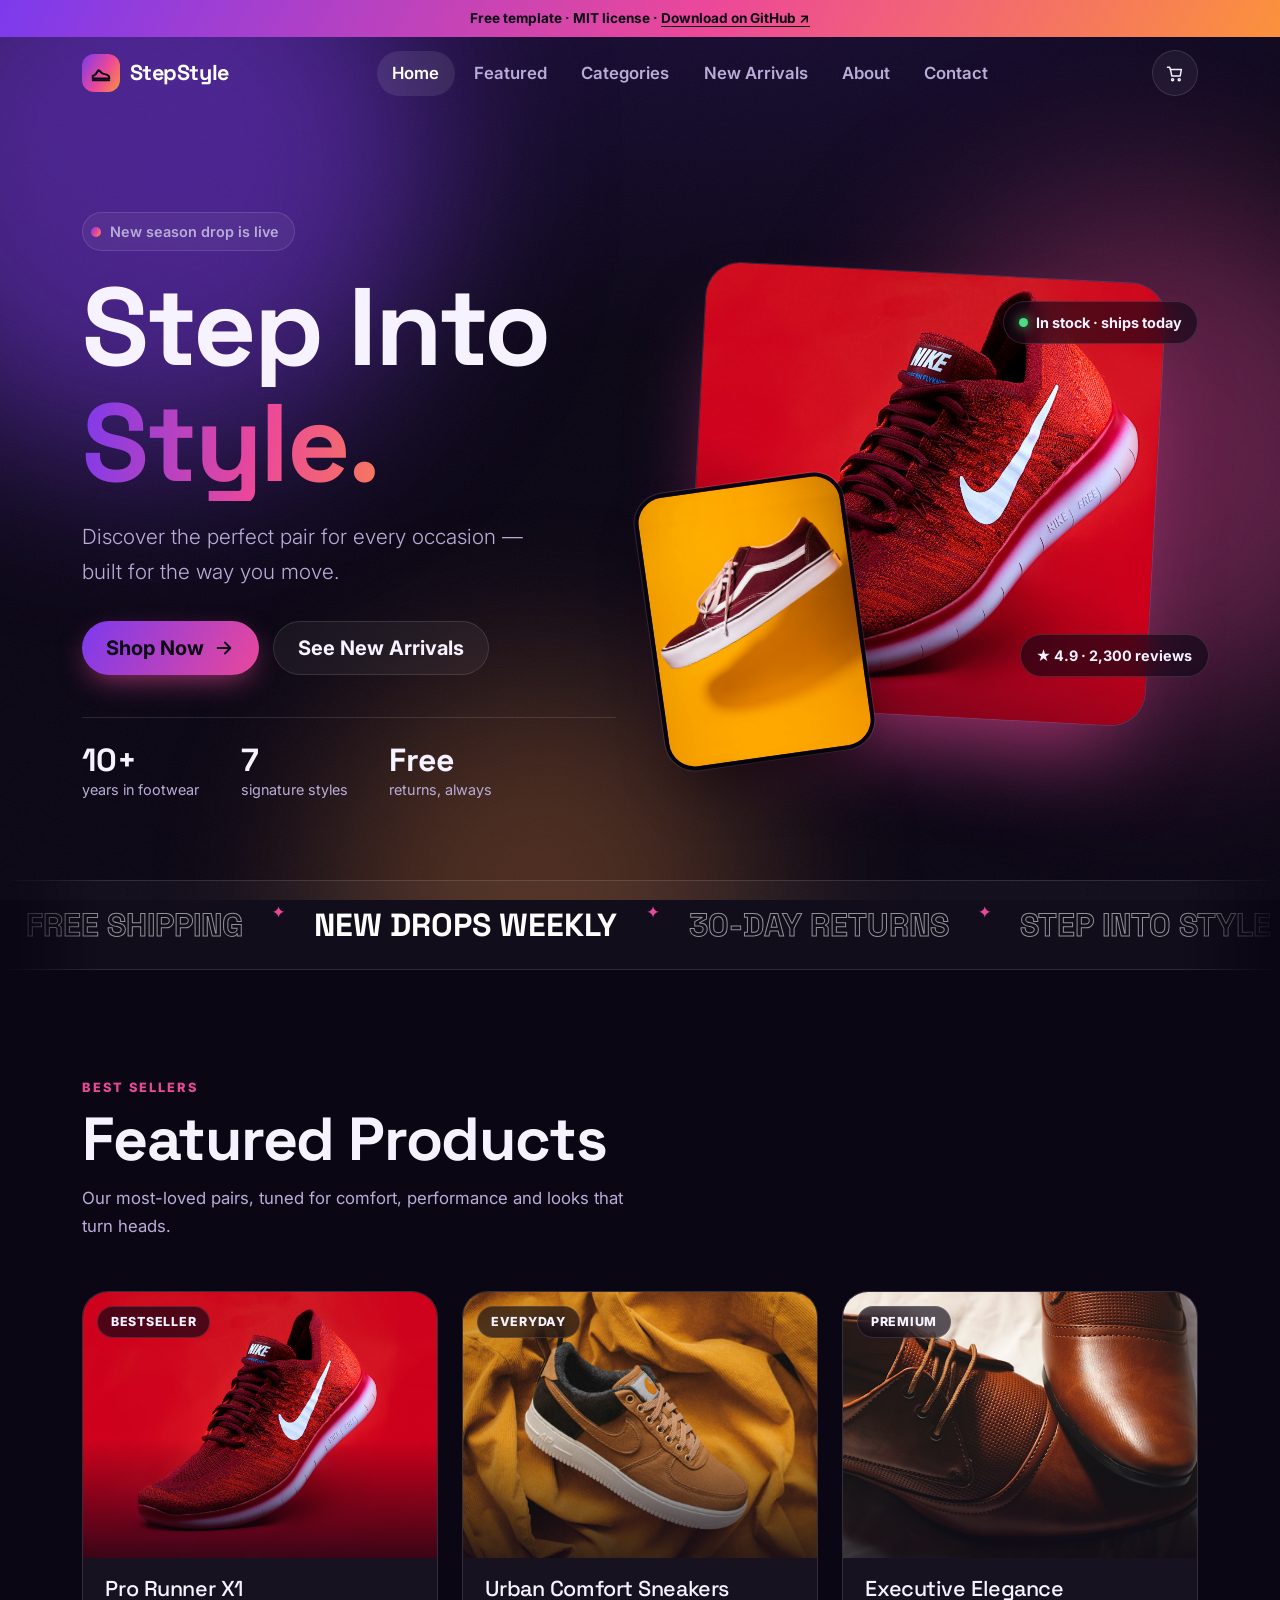
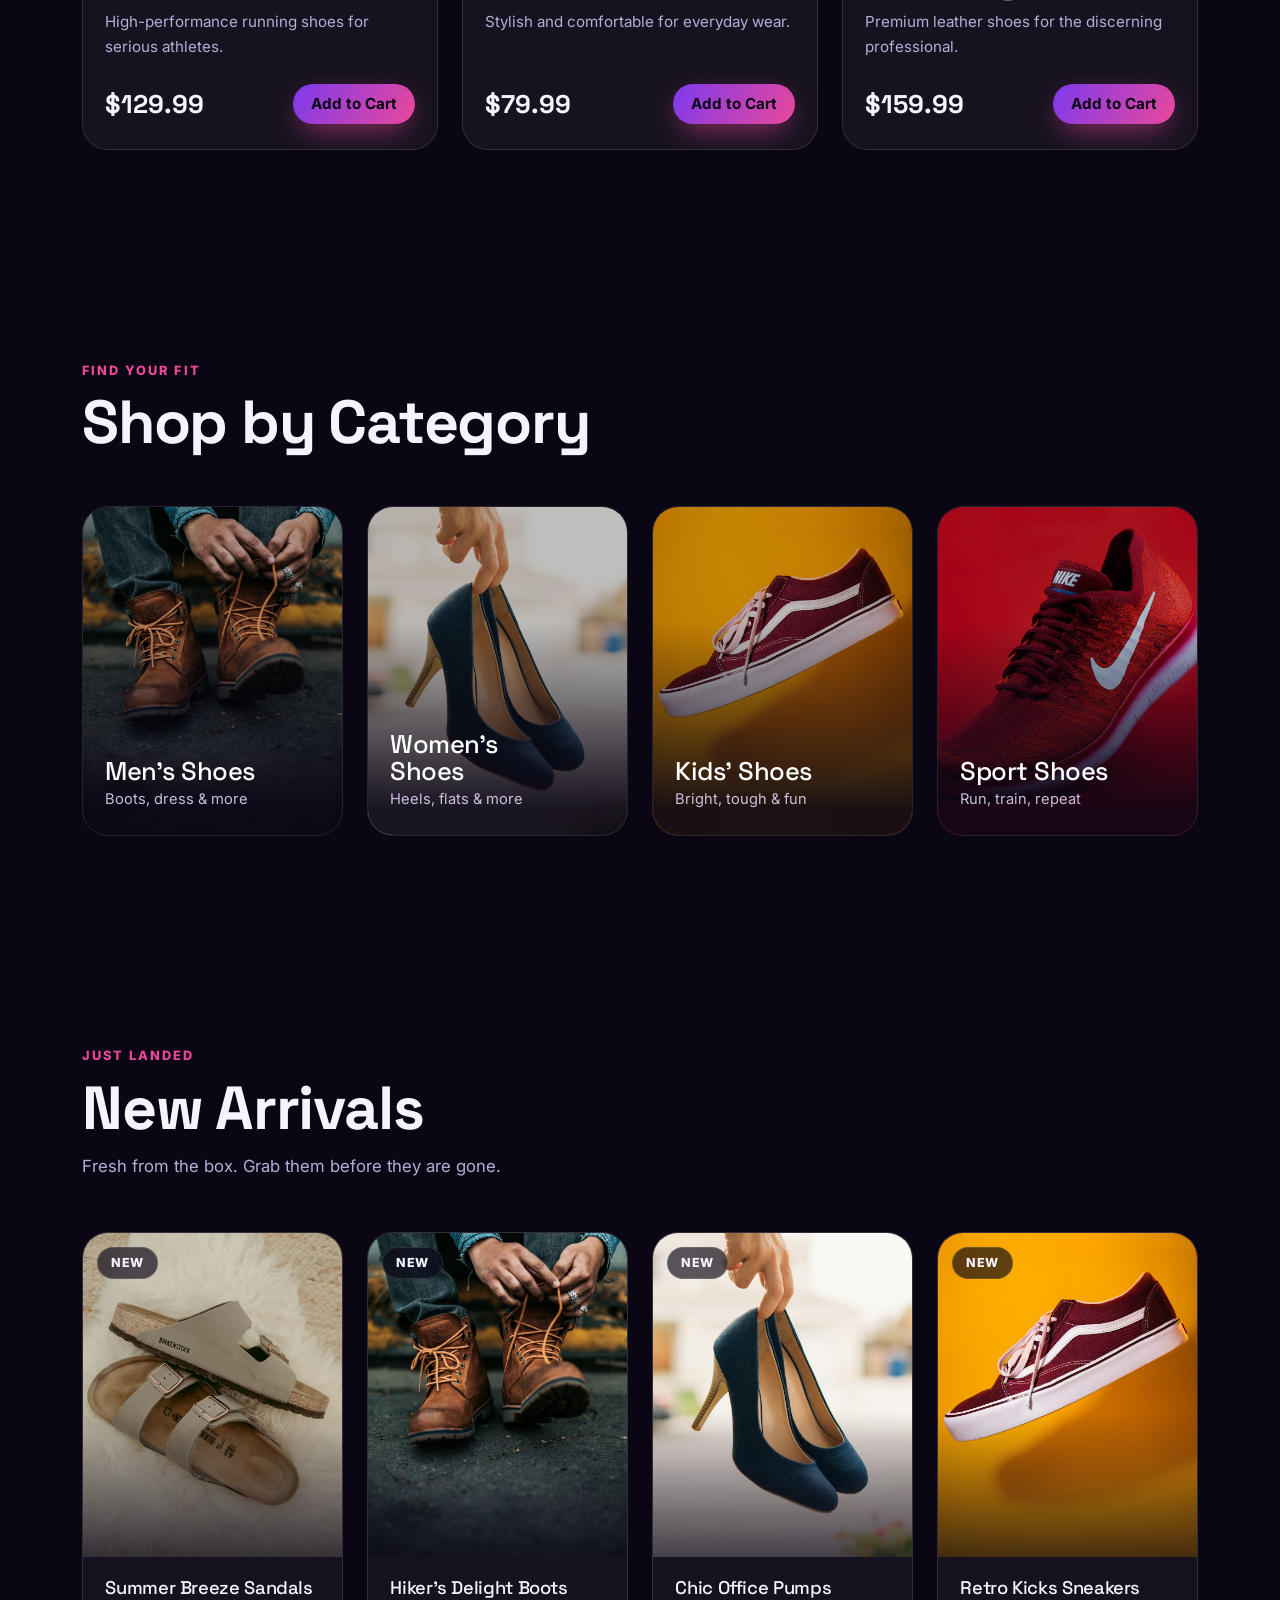
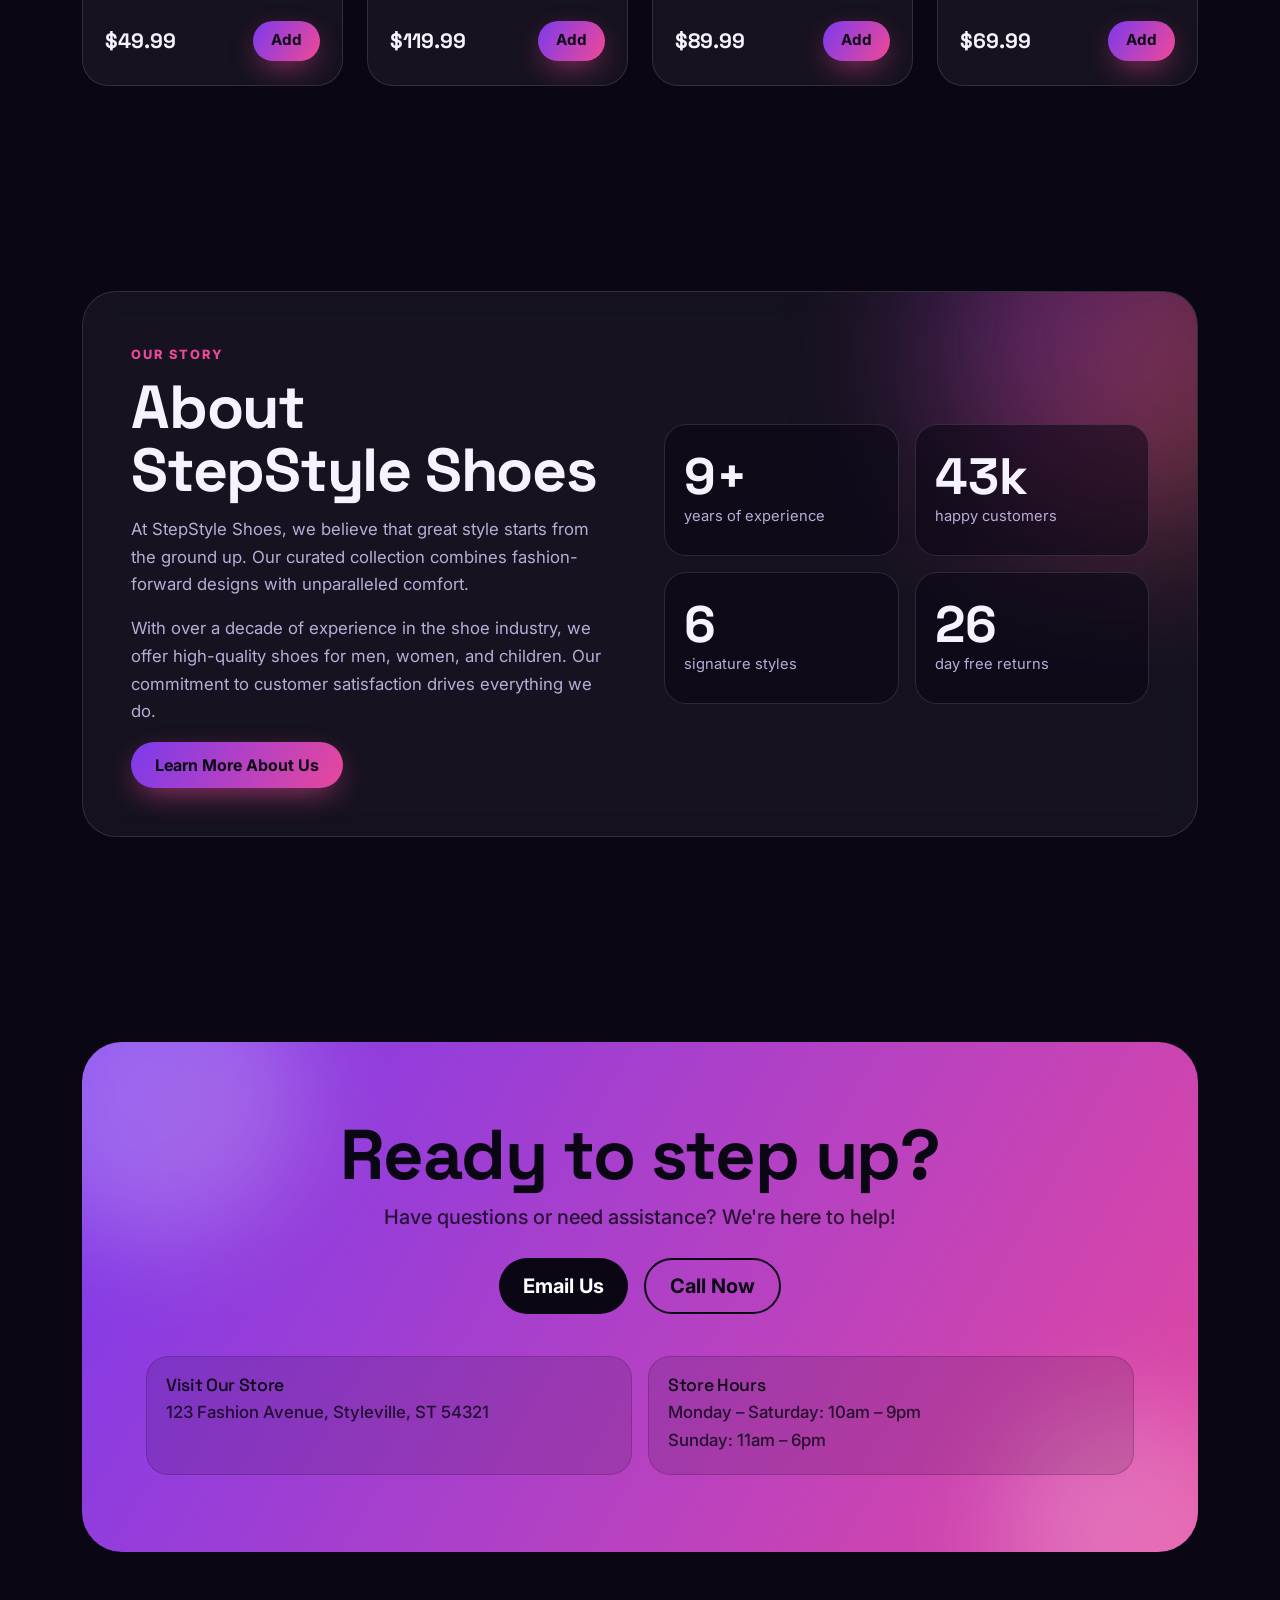
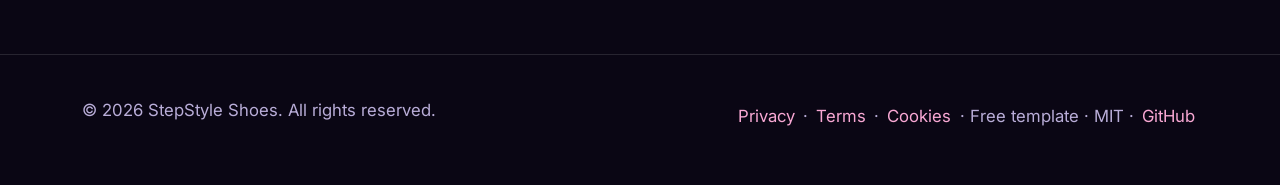
<file: index.html>
<!DOCTYPE html>
<html lang="en" data-bs-theme="dark">
<head>
  <meta charset="UTF-8">
  <meta name="viewport" content="width=device-width, initial-scale=1.0">
  <title>StepStyle Shoes — Step Into Style</title>
  <meta name="description" content="StepStyle Shoes: a free, open-source Bootstrap 5 shoe store template with gradients, smooth motion effects and a working cart demo. MIT licensed.">
  <meta name="theme-color" content="#0a0614">
  <link rel="icon" type="image/svg+xml" href="favicon.svg">
  <link rel="preconnect" href="https://fonts.googleapis.com">
  <link rel="preconnect" href="https://fonts.gstatic.com" crossorigin>
  <link href="https://fonts.googleapis.com/css2?family=Inter:wght@400;500;600;700&family=Space+Grotesk:wght@500;600;700&display=swap" rel="stylesheet">
  <link href="https://cdnjs.cloudflare.com/ajax/libs/bootstrap/5.3.0/css/bootstrap.min.css" rel="stylesheet">
  <link href="styles.css" rel="stylesheet">
</head>
<body>
  <a class="skip-link" href="#main">Skip to content</a>
  <div class="scroll-progress" id="progress" aria-hidden="true"></div>
  <div class="mesh" aria-hidden="true"><span class="blob b1"></span><span class="blob b2"></span><span class="blob b3"></span></div>
  <div class="grain" aria-hidden="true"></div>
  <div class="cursor-glow" id="glow" aria-hidden="true"></div>

  <div class="announce">
    Free template · MIT license ·
    <a href="https://github.com/EduGuate/ShoesStoreBootstrap" target="_blank" rel="noopener noreferrer">Download on GitHub ↗</a>
  </div>

  <!-- Navigation -->
  <nav class="navbar navbar-expand-lg site-nav" id="nav" aria-label="Main">
    <div class="container">
      <a class="brand" href="#home">
        <span class="brand-mark"><svg viewBox="0 0 24 24" aria-hidden="true"><path d="M3 15c3 0 4-3 6-6l2 1c1 2 3 3 6 3.5 3 .5 4 1.5 4 3.5v1H3z"/><path d="M3 20h18"/></svg></span>
        StepStyle
      </a>
      <div class="d-flex align-items-center gap-2 order-lg-3">
        <button class="btn btn-ghost cart-btn" type="button" data-bs-toggle="offcanvas" data-bs-target="#cart" aria-controls="cart" aria-label="Open cart">
          <svg viewBox="0 0 24 24" aria-hidden="true"><path d="M6 6h15l-1.6 9H8z"/><path d="M6 6 5 3H2"/><circle cx="9" cy="20" r="1.4"/><circle cx="18" cy="20" r="1.4"/></svg>
          <span class="cart-count" id="cart-count" aria-live="polite">0</span>
        </button>
        <button class="navbar-toggler" type="button" data-bs-toggle="collapse" data-bs-target="#navbarNav" aria-controls="navbarNav" aria-expanded="false" aria-label="Toggle navigation">
          <span class="navbar-toggler-icon"></span>
        </button>
      </div>
      <div class="collapse navbar-collapse" id="navbarNav">
        <ul class="navbar-nav mx-auto gap-lg-1">
          <li class="nav-item"><a class="nav-link" href="#home">Home</a></li>
          <li class="nav-item"><a class="nav-link" href="#featured">Featured</a></li>
          <li class="nav-item"><a class="nav-link" href="#categories">Categories</a></li>
          <li class="nav-item"><a class="nav-link" href="#new-arrivals">New Arrivals</a></li>
          <li class="nav-item"><a class="nav-link" href="#about">About</a></li>
          <li class="nav-item"><a class="nav-link" href="#contact">Contact</a></li>
        </ul>
      </div>
    </div>
  </nav>

  <main id="main">
    <!-- Hero -->
    <header class="hero" id="home">
      <div class="container">
        <div class="row align-items-center g-5">
          <div class="col-lg-6">
            <span class="eyebrow reveal"><span class="dot"></span> New season drop is live</span>
            <h1 aria-label="Step Into Style">
              <span class="word" style="--w:0"><span>Step</span></span>
              <span class="word" style="--w:1"><span>Into</span></span><br>
              <span class="word" style="--w:2"><span class="grad-text">Style.</span></span>
            </h1>
            <p class="lead reveal" style="--i:3">Discover the perfect pair for every occasion — built for the way you move.</p>
            <div class="hero-actions reveal" style="--i:4">
              <a href="#featured" class="btn btn-epic btn-lg" data-magnetic>Shop Now
                <svg viewBox="0 0 24 24" aria-hidden="true"><path d="M5 12h14m-6-6 6 6-6 6"/></svg></a>
              <a href="#new-arrivals" class="btn btn-ghost btn-lg" data-magnetic>See New Arrivals</a>
            </div>
            <div class="hero-stats reveal" style="--i:5">
              <div><strong>10+</strong><span>years in footwear</span></div>
              <div><strong>7</strong><span>signature styles</span></div>
              <div><strong>Free</strong><span>returns, always</span></div>
            </div>
          </div>
          <div class="col-lg-6">
            <div class="hero-visual reveal" style="--i:2">
              <div class="hero-main"><img src="assets/runner.jpg" alt="Red performance running shoe on a red background" width="1400" height="933" fetchpriority="high"></div>
              <div class="hero-second"><img src="assets/retro.jpg" alt="Burgundy retro sneaker floating on a yellow background" width="900" height="1313"></div>
              <span class="chip c1"><i></i> In stock · ships today</span>
              <span class="chip c2">★ 4.9 · 2,300 reviews</span>
            </div>
          </div>
        </div>
      </div>
    </header>

    <!-- Marquee -->
    <div class="marquee" aria-hidden="true">
      <div class="marquee-track">
        <span>FREE SHIPPING</span><b>✦</b><span>NEW DROPS WEEKLY</span><b>✦</b><span>30-DAY RETURNS</span><b>✦</b><span>STEP INTO STYLE</span><b>✦</b>
        <span>FREE SHIPPING</span><b>✦</b><span>NEW DROPS WEEKLY</span><b>✦</b><span>30-DAY RETURNS</span><b>✦</b><span>STEP INTO STYLE</span><b>✦</b>
        <span>FREE SHIPPING</span><b>✦</b><span>NEW DROPS WEEKLY</span><b>✦</b><span>30-DAY RETURNS</span><b>✦</b><span>STEP INTO STYLE</span><b>✦</b>
        <span>FREE SHIPPING</span><b>✦</b><span>NEW DROPS WEEKLY</span><b>✦</b><span>30-DAY RETURNS</span><b>✦</b><span>STEP INTO STYLE</span><b>✦</b>
      </div>
    </div>

    <!-- Featured -->
    <section id="featured" aria-labelledby="featured-title">
      <div class="container">
        <div class="section-head reveal">
          <span class="kicker">Best sellers</span>
          <h2 class="section-title" id="featured-title">Featured Products</h2>
          <p class="section-sub">Our most-loved pairs, tuned for comfort, performance and looks that turn heads.</p>
        </div>
        <div class="row g-4">
          <div class="col-md-6 col-lg-4 reveal" style="--i:0">
            <article class="product" data-tilt>
              <div class="product-media"><span class="tag">Bestseller</span><img src="assets/runner.jpg" alt="Pro Runner X1 running shoes" width="1400" height="933" loading="lazy"></div>
              <div class="product-body">
                <h3>Pro Runner X1</h3>
                <p>High-performance running shoes for serious athletes.</p>
                <div class="price-row"><span class="price">$129.99</span>
                  <button class="btn btn-epic btn-sm add" type="button" data-id="runner" data-name="Pro Runner X1" data-price="129.99" data-img="assets/runner.jpg">Add to Cart</button></div>
              </div>
            </article>
          </div>
          <div class="col-md-6 col-lg-4 reveal" style="--i:1">
            <article class="product" data-tilt>
              <div class="product-media"><span class="tag">Everyday</span><img src="assets/urban.jpg" alt="Urban Comfort Sneakers in tan leather" width="1000" height="714" loading="lazy"></div>
              <div class="product-body">
                <h3>Urban Comfort Sneakers</h3>
                <p>Stylish and comfortable for everyday wear.</p>
                <div class="price-row"><span class="price">$79.99</span>
                  <button class="btn btn-epic btn-sm add" type="button" data-id="urban" data-name="Urban Comfort Sneakers" data-price="79.99" data-img="assets/urban.jpg">Add to Cart</button></div>
              </div>
            </article>
          </div>
          <div class="col-md-6 col-lg-4 reveal" style="--i:2">
            <article class="product" data-tilt>
              <div class="product-media"><span class="tag">Premium</span><img src="assets/formal.jpg" alt="Executive Elegance brown leather dress shoes" width="900" height="507" loading="lazy"></div>
              <div class="product-body">
                <h3>Executive Elegance</h3>
                <p>Premium leather shoes for the discerning professional.</p>
                <div class="price-row"><span class="price">$159.99</span>
                  <button class="btn btn-epic btn-sm add" type="button" data-id="formal" data-name="Executive Elegance" data-price="159.99" data-img="assets/formal.jpg">Add to Cart</button></div>
              </div>
            </article>
          </div>
        </div>
      </div>
    </section>

    <!-- Categories -->
    <section id="categories" aria-labelledby="cat-title">
      <div class="container">
        <div class="section-head reveal">
          <span class="kicker">Find your fit</span>
          <h2 class="section-title" id="cat-title">Shop by Category</h2>
        </div>
        <div class="row g-4">
          <div class="col-6 col-lg-3 reveal" style="--i:0"><a class="cat" href="#new-arrivals"><img src="assets/boots.jpg" alt="" width="900" height="1350" loading="lazy"><div class="cat-info"><div><h3>Men's Shoes</h3><small>Boots, dress &amp; more</small></div><span class="arrow"><svg class="icon" viewBox="0 0 24 24" aria-hidden="true"><path d="M7 17 17 7M8 7h9v9"/></svg></span></div></a></div>
          <div class="col-6 col-lg-3 reveal" style="--i:1"><a class="cat" href="#new-arrivals"><img src="assets/heels.jpg" alt="" width="900" height="590" loading="lazy"><div class="cat-info"><div><h3>Women's Shoes</h3><small>Heels, flats &amp; more</small></div><span class="arrow"><svg class="icon" viewBox="0 0 24 24" aria-hidden="true"><path d="M7 17 17 7M8 7h9v9"/></svg></span></div></a></div>
          <div class="col-6 col-lg-3 reveal" style="--i:2"><a class="cat" href="#new-arrivals"><img src="assets/retro.jpg" alt="" width="900" height="1313" loading="lazy"><div class="cat-info"><div><h3>Kids' Shoes</h3><small>Bright, tough &amp; fun</small></div><span class="arrow"><svg class="icon" viewBox="0 0 24 24" aria-hidden="true"><path d="M7 17 17 7M8 7h9v9"/></svg></span></div></a></div>
          <div class="col-6 col-lg-3 reveal" style="--i:3"><a class="cat" href="#featured"><img src="assets/runner.jpg" alt="" width="1400" height="933" loading="lazy"><div class="cat-info"><div><h3>Sport Shoes</h3><small>Run, train, repeat</small></div><span class="arrow"><svg class="icon" viewBox="0 0 24 24" aria-hidden="true"><path d="M7 17 17 7M8 7h9v9"/></svg></span></div></a></div>
        </div>
      </div>
    </section>

    <!-- New arrivals -->
    <section id="new-arrivals" aria-labelledby="new-title">
      <div class="container">
        <div class="section-head reveal">
          <span class="kicker">Just landed</span>
          <h2 class="section-title" id="new-title">New Arrivals</h2>
          <p class="section-sub">Fresh from the box. Grab them before they are gone.</p>
        </div>
        <div class="row g-4">
          <div class="col-6 col-lg-3 reveal" style="--i:0">
            <article class="product compact" data-tilt>
              <div class="product-media tall"><span class="tag">New</span><img src="assets/sandals.jpg" alt="Summer Breeze Sandals on a fluffy rug" width="900" height="1350" loading="lazy"></div>
              <div class="product-body"><h4>Summer Breeze Sandals</h4>
                <div class="price-row"><span class="price">$49.99</span><button class="btn btn-epic btn-sm add" type="button" data-id="sandals" data-name="Summer Breeze Sandals" data-price="49.99" data-img="assets/sandals.jpg" aria-label="Add Summer Breeze Sandals to cart">Add</button></div></div>
            </article>
          </div>
          <div class="col-6 col-lg-3 reveal" style="--i:1">
            <article class="product compact" data-tilt>
              <div class="product-media tall"><span class="tag">New</span><img src="assets/boots.jpg" alt="Hiker's Delight Boots being laced up" width="900" height="1350" loading="lazy"></div>
              <div class="product-body"><h4>Hiker's Delight Boots</h4>
                <div class="price-row"><span class="price">$119.99</span><button class="btn btn-epic btn-sm add" type="button" data-id="boots" data-name="Hiker's Delight Boots" data-price="119.99" data-img="assets/boots.jpg" aria-label="Add Hiker's Delight Boots to cart">Add</button></div></div>
            </article>
          </div>
          <div class="col-6 col-lg-3 reveal" style="--i:2">
            <article class="product compact" data-tilt>
              <div class="product-media tall"><span class="tag">New</span><img src="assets/heels.jpg" alt="Chic Office Pumps in navy suede" width="900" height="590" loading="lazy"></div>
              <div class="product-body"><h4>Chic Office Pumps</h4>
                <div class="price-row"><span class="price">$89.99</span><button class="btn btn-epic btn-sm add" type="button" data-id="heels" data-name="Chic Office Pumps" data-price="89.99" data-img="assets/heels.jpg" aria-label="Add Chic Office Pumps to cart">Add</button></div></div>
            </article>
          </div>
          <div class="col-6 col-lg-3 reveal" style="--i:3">
            <article class="product compact" data-tilt>
              <div class="product-media tall"><span class="tag">New</span><img src="assets/retro.jpg" alt="Retro Kicks Sneakers in burgundy" width="900" height="1313" loading="lazy"></div>
              <div class="product-body"><h4>Retro Kicks Sneakers</h4>
                <div class="price-row"><span class="price">$69.99</span><button class="btn btn-epic btn-sm add" type="button" data-id="retro" data-name="Retro Kicks Sneakers" data-price="69.99" data-img="assets/retro.jpg" aria-label="Add Retro Kicks Sneakers to cart">Add</button></div></div>
            </article>
          </div>
        </div>
      </div>
    </section>

    <!-- About -->
    <section id="about" class="about" aria-labelledby="about-title">
      <div class="container">
        <div class="about-panel reveal">
          <div class="row align-items-center g-5">
            <div class="col-lg-6">
              <span class="kicker">Our story</span>
              <h2 class="section-title" id="about-title">About StepStyle Shoes</h2>
              <p>At StepStyle Shoes, we believe that great style starts from the ground up. Our curated collection combines fashion-forward designs with unparalleled comfort.</p>
              <p>With over a decade of experience in the shoe industry, we offer high-quality shoes for men, women, and children. Our commitment to customer satisfaction drives everything we do.</p>
              <a href="#contact" class="btn btn-epic" data-magnetic>Learn More About Us</a>
            </div>
            <div class="col-lg-6">
              <div class="stat-grid">
                <div class="stat"><strong><span data-count="10">0</span>+</strong><span>years of experience</span></div>
                <div class="stat"><strong><span data-count="50">0</span>k</strong><span>happy customers</span></div>
                <div class="stat"><strong><span data-count="7">0</span></strong><span>signature styles</span></div>
                <div class="stat"><strong><span data-count="30">0</span></strong><span>day free returns</span></div>
              </div>
            </div>
          </div>
        </div>
      </div>
    </section>

    <!-- Contact -->
    <section id="contact" aria-labelledby="contact-title">
      <div class="container">
        <div class="cta reveal">
          <h2 id="contact-title">Ready to step up?</h2>
          <p class="lead mb-4">Have questions or need assistance? We're here to help!</p>
          <div class="d-flex flex-wrap justify-content-center gap-3">
            <a href="mailto:info@stepstyleshoes.com" class="btn btn-dark-solid btn-lg" data-magnetic>Email Us</a>
            <a href="tel:+11234567890" class="btn btn-outline-dark-solid btn-lg" data-magnetic>Call Now</a>
          </div>
          <div class="info text-start">
            <div><h4>Visit Our Store</h4><p>123 Fashion Avenue, Styleville, ST 54321</p></div>
            <div><h4>Store Hours</h4><p>Monday – Saturday: 10am – 9pm<br>Sunday: 11am – 6pm</p></div>
          </div>
        </div>
      </div>
    </section>
  </main>

  <footer>
    <div class="container d-flex flex-wrap justify-content-between gap-2">
      <span>&copy; <span id="year">2026</span> StepStyle Shoes. All rights reserved.</span>
      <span><a href="privacy.html">Privacy</a> · <a href="terms.html">Terms</a> · <a href="cookies.html">Cookies</a> · Free template · MIT · <a href="https://github.com/EduGuate/ShoesStoreBootstrap" target="_blank" rel="noopener noreferrer">GitHub</a></span>
    </div>
  </footer>

  <!-- Cart drawer -->
  <div class="offcanvas offcanvas-end" tabindex="-1" id="cart" aria-labelledby="cart-title">
    <div class="offcanvas-header">
      <h2 class="h4 m-0" id="cart-title">Your cart</h2>
      <button type="button" class="btn-close" data-bs-dismiss="offcanvas" aria-label="Close cart"></button>
    </div>
    <div class="offcanvas-body d-flex flex-column">
      <div id="cart-items" class="flex-grow-1"></div>
      <div class="cart-foot">
        <div class="d-flex justify-content-between align-items-center mb-3"><span class="text-body-secondary">Subtotal</span><strong class="fs-4 price" id="cart-total">$0.00</strong></div>
        <button class="btn btn-epic w-100" type="button" id="checkout">Checkout (demo)</button>
        <p class="small text-body-secondary mt-2 mb-0">Demo template: no payments are processed.</p>
      </div>
    </div>
  </div>

  <div class="toast-lite" id="toast" role="status" aria-live="polite"></div>

  <script src="https://cdnjs.cloudflare.com/ajax/libs/bootstrap/5.3.0/js/bootstrap.bundle.min.js"></script>
  <script src="app.js"></script>
</body>
</html>
</file>
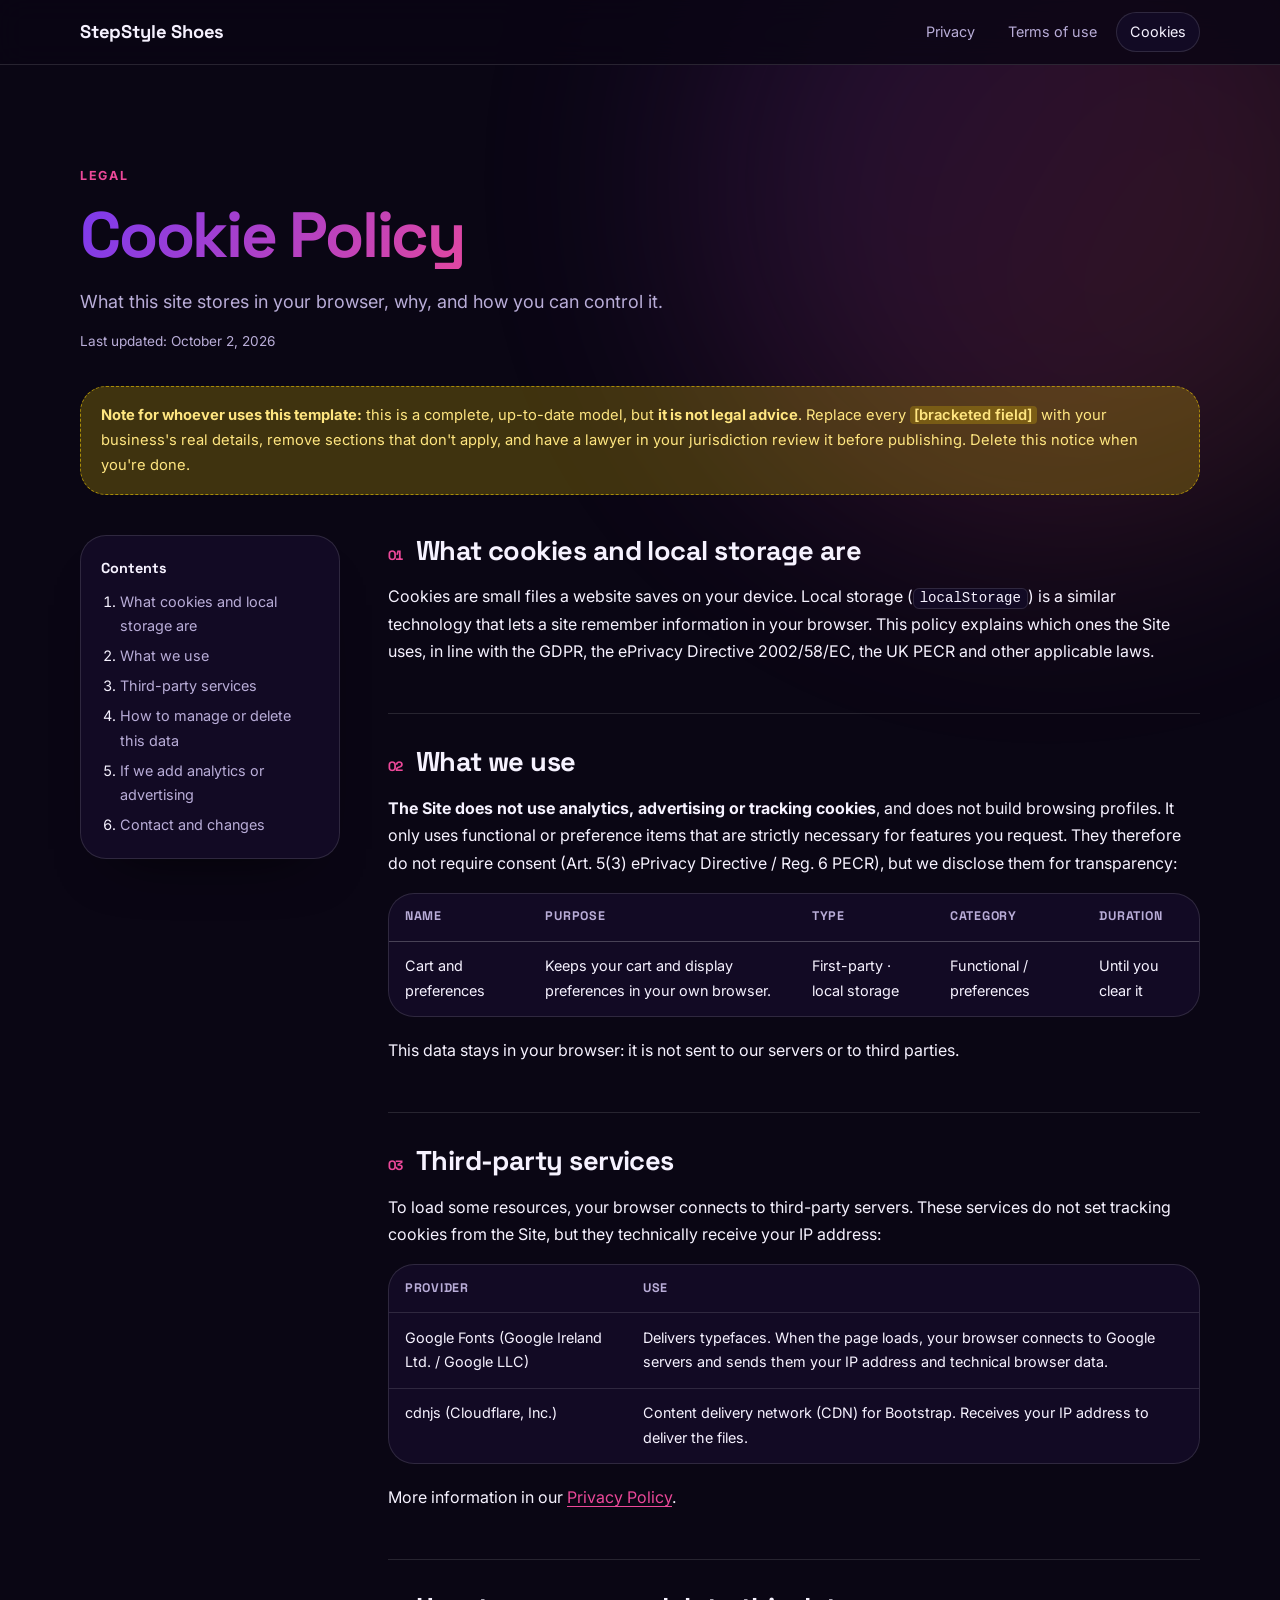
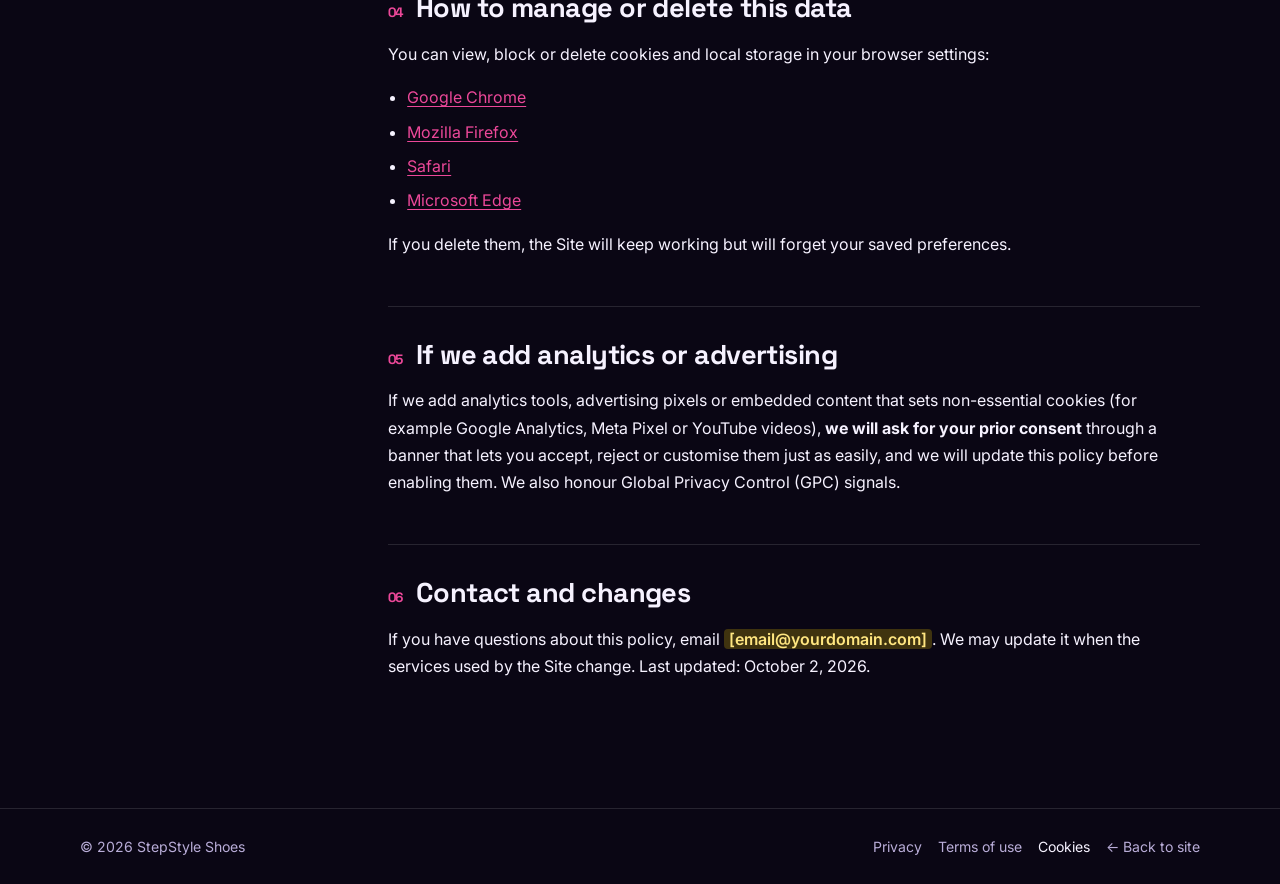
<file: cookies.html>
<!doctype html>
<html lang="en">
<head>
  <meta charset="utf-8">
  <meta name="viewport" content="width=device-width, initial-scale=1">
  <title>Cookie Policy · StepStyle Shoes</title>
  <meta name="description" content="What this site stores in your browser, why, and how you can control it.">
  <meta name="robots" content="index, follow">
  <link rel="icon" href="favicon.svg" type="image/svg+xml">
  <link rel="preconnect" href="https://fonts.googleapis.com"><link rel="preconnect" href="https://fonts.gstatic.com" crossorigin>
  <link href="https://fonts.googleapis.com/css2?family=Inter:wght@400;500;600;700&family=Space+Grotesk:wght@500;600;700&display=swap" rel="stylesheet">
  <link href="legal.css" rel="stylesheet">
</head>
<body class="legal-page">
  <a class="skip" href="#main">Skip to content</a>
  <header class="lg-top">
    <div class="lg-wrap lg-top-inner">
      <a class="lg-brand" href="index.html">StepStyle Shoes</a>
      <nav class="lg-nav" aria-label="Legal pages"><a href="privacy.html">Privacy</a><a href="terms.html">Terms of use</a><a href="cookies.html" aria-current="page">Cookies</a></nav>
    </div>
  </header>
  <main id="main" class="lg-wrap">
    <div class="lg-hero">
      <p class="lg-kicker">Legal</p>
      <h1>Cookie Policy</h1>
      <p class="lg-lead">What this site stores in your browser, why, and how you can control it.</p>
      <p class="lg-date">Last updated: October 2, 2026</p>
    </div>
    <aside class="lg-note" role="note"><strong>Note for whoever uses this template:</strong> this is a complete, up-to-date model, but <strong>it is not legal advice</strong>. Replace every <mark class="ph">[bracketed field]</mark> with your business's real details, remove sections that don't apply, and have a lawyer in your jurisdiction review it before publishing. Delete this notice when you're done.</aside>
    <div class="lg-grid">
      <nav class="lg-toc" aria-label="Contents"><p>Contents</p><ol><li><a href="#s1">What cookies and local storage are</a></li><li><a href="#s2">What we use</a></li><li><a href="#s3">Third-party services</a></li><li><a href="#s4">How to manage or delete this data</a></li><li><a href="#s5">If we add analytics or advertising</a></li><li><a href="#s6">Contact and changes</a></li></ol></nav>
      <article class="lg-body">
<section id="s1"><h2><span class="num">01</span>What cookies and local storage are</h2>
<p>Cookies are small files a website saves on your device. Local storage (<code>localStorage</code>) is a similar technology that lets a site remember information in your browser. This policy explains which ones the Site uses, in line with the GDPR, the ePrivacy Directive 2002/58/EC, the UK PECR and other applicable laws.</p>
</section>
<section id="s2"><h2><span class="num">02</span>What we use</h2>
<p><strong>The Site does not use analytics, advertising or tracking cookies</strong>, and does not build browsing profiles. It only uses functional or preference items that are strictly necessary for features you request. They therefore do not require consent (Art. 5(3) ePrivacy Directive / Reg. 6 PECR), but we disclose them for transparency:</p>
<div class="tbl"><table><thead><tr><th scope="col">Name</th><th scope="col">Purpose</th><th scope="col">Type</th><th scope="col">Category</th><th scope="col">Duration</th></tr></thead><tbody><tr><td>Cart and preferences</td><td>Keeps your cart and display preferences in your own browser.</td><td>First-party · local storage</td><td>Functional / preferences</td><td>Until you clear it</td></tr></tbody></table></div>
<p>This data stays in your browser: it is not sent to our servers or to third parties.</p>
</section>
<section id="s3"><h2><span class="num">03</span>Third-party services</h2>
<p>To load some resources, your browser connects to third-party servers. These services do not set tracking cookies from the Site, but they technically receive your IP address:</p>
<div class="tbl"><table><thead><tr><th scope="col">Provider</th><th scope="col">Use</th></tr></thead><tbody><tr><td>Google Fonts (Google Ireland Ltd. / Google LLC)</td><td>Delivers typefaces. When the page loads, your browser connects to Google servers and sends them your IP address and technical browser data.</td></tr><tr><td>cdnjs (Cloudflare, Inc.)</td><td>Content delivery network (CDN) for Bootstrap. Receives your IP address to deliver the files.</td></tr></tbody></table></div>
<p>More information in our <a href="privacy.html">Privacy Policy</a>.</p>
</section>
<section id="s4"><h2><span class="num">04</span>How to manage or delete this data</h2>
<p>You can view, block or delete cookies and local storage in your browser settings:</p>
<ul><li><a href="https://support.google.com/chrome/answer/95647" target="_blank" rel="noopener noreferrer">Google Chrome</a></li><li><a href="https://support.mozilla.org/kb/clear-cookies-and-site-data-firefox" target="_blank" rel="noopener noreferrer">Mozilla Firefox</a></li><li><a href="https://support.apple.com/guide/safari/manage-cookies-sfri11471/mac" target="_blank" rel="noopener noreferrer">Safari</a></li><li><a href="https://support.microsoft.com/microsoft-edge/delete-cookies-in-microsoft-edge-63947406-40ac-c3b8-57b9-2a946a29ae09" target="_blank" rel="noopener noreferrer">Microsoft Edge</a></li></ul>
<p>If you delete them, the Site will keep working but will forget your saved preferences.</p>
</section>
<section id="s5"><h2><span class="num">05</span>If we add analytics or advertising</h2>
<p>If we add analytics tools, advertising pixels or embedded content that sets non-essential cookies (for example Google Analytics, Meta Pixel or YouTube videos), <strong>we will ask for your prior consent</strong> through a banner that lets you accept, reject or customise them just as easily, and we will update this policy before enabling them. We also honour Global Privacy Control (GPC) signals.</p>
</section>
<section id="s6"><h2><span class="num">06</span>Contact and changes</h2>
<p>If you have questions about this policy, email <mark class="ph">[email@yourdomain.com]</mark>. We may update it when the services used by the Site change. Last updated: October 2, 2026.</p>
</section>
      </article>
    </div>
  </main>
  <footer class="lg-foot">
    <div class="lg-wrap lg-foot-inner">
      <span>© 2026 StepStyle Shoes</span>
      <span class="lg-foot-links"><a href="privacy.html">Privacy</a><a href="terms.html">Terms of use</a><a href="cookies.html" aria-current="page">Cookies</a><a href="index.html">← Back to site</a></span>
    </div>
  </footer>
</body>
</html>
</file>
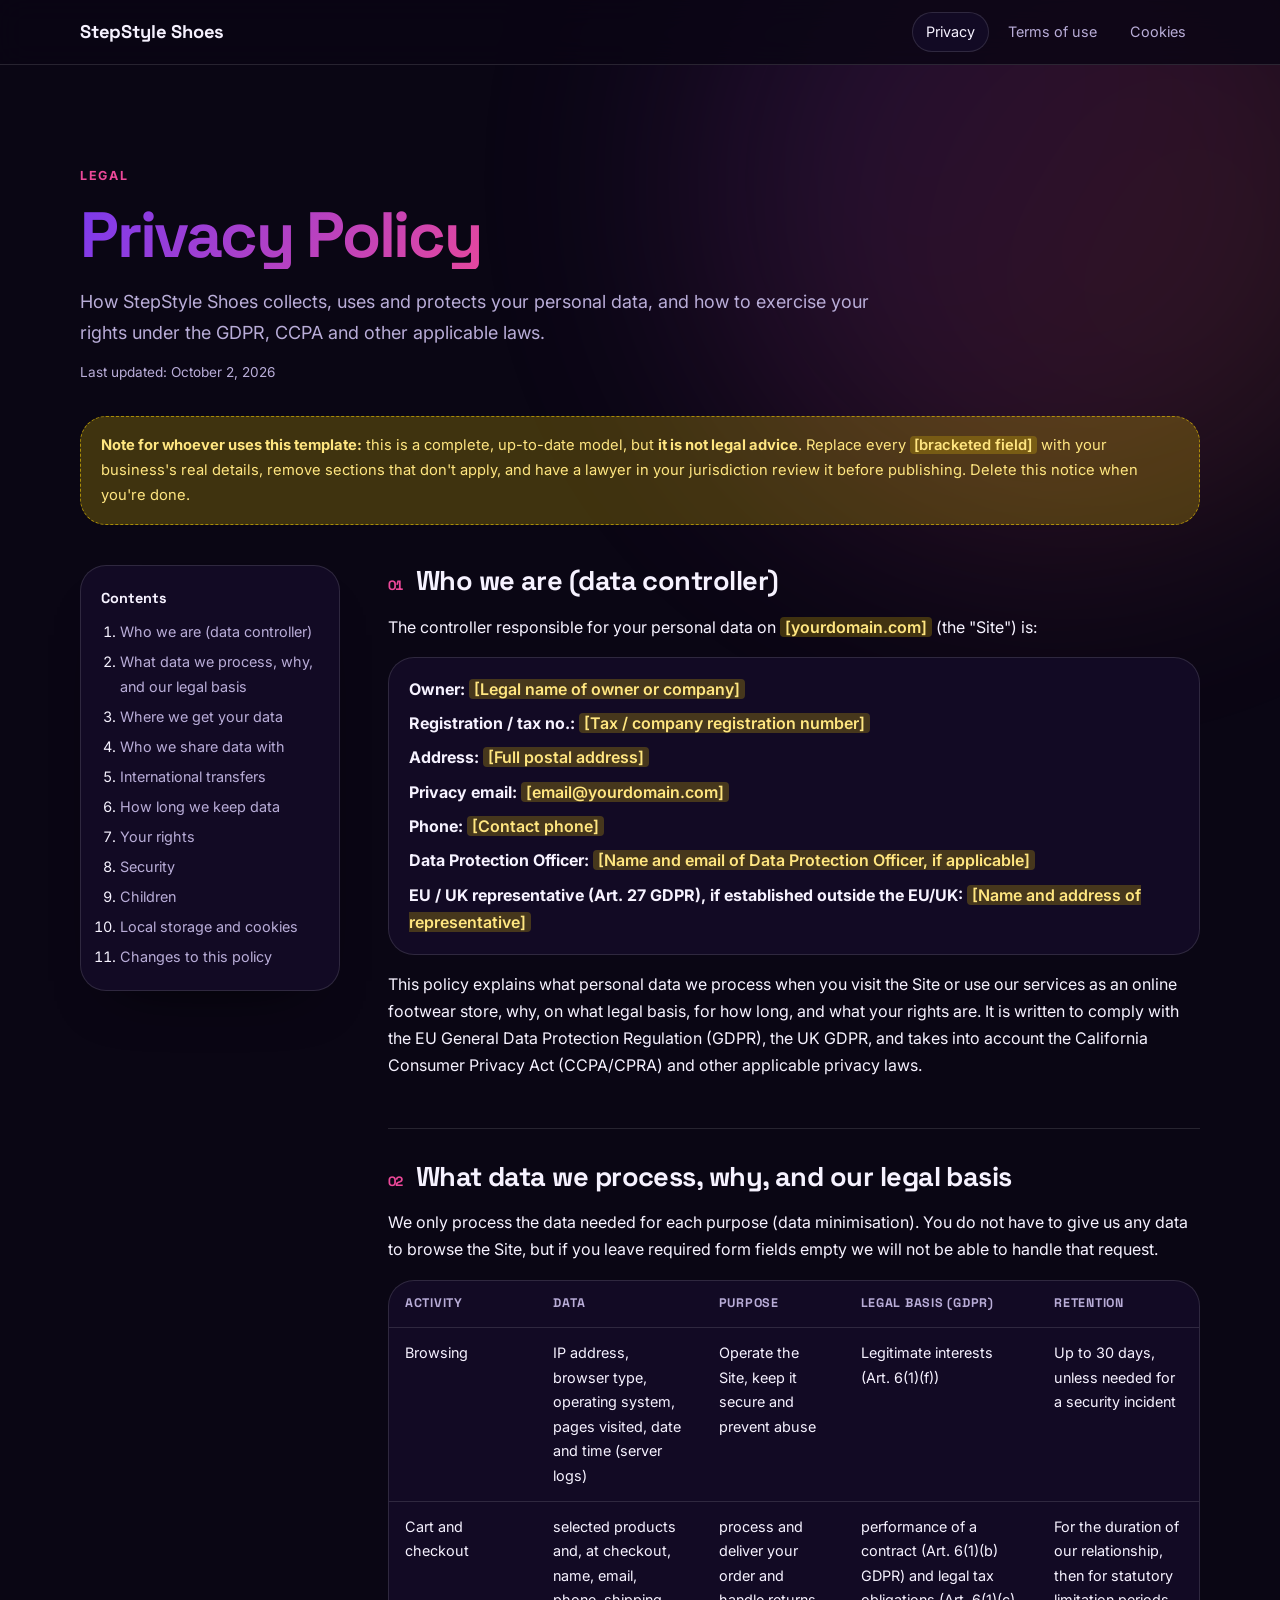
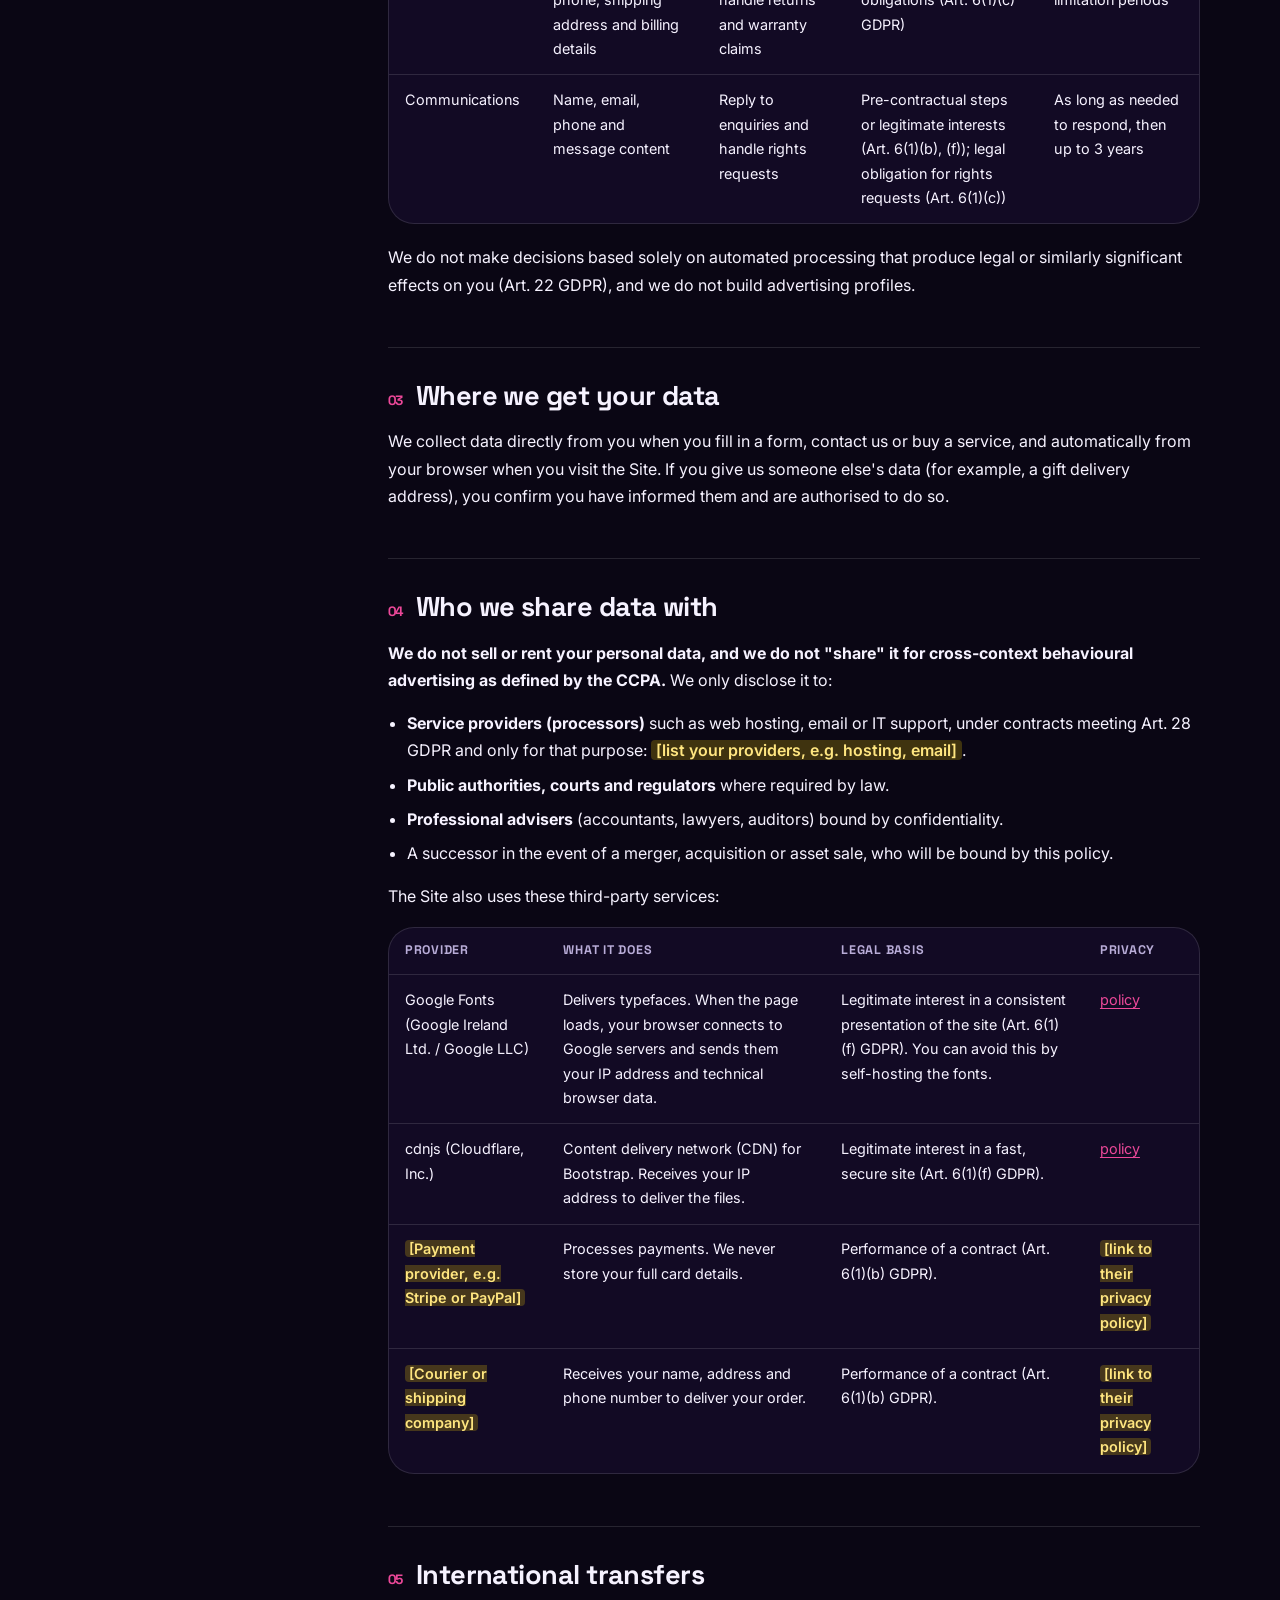
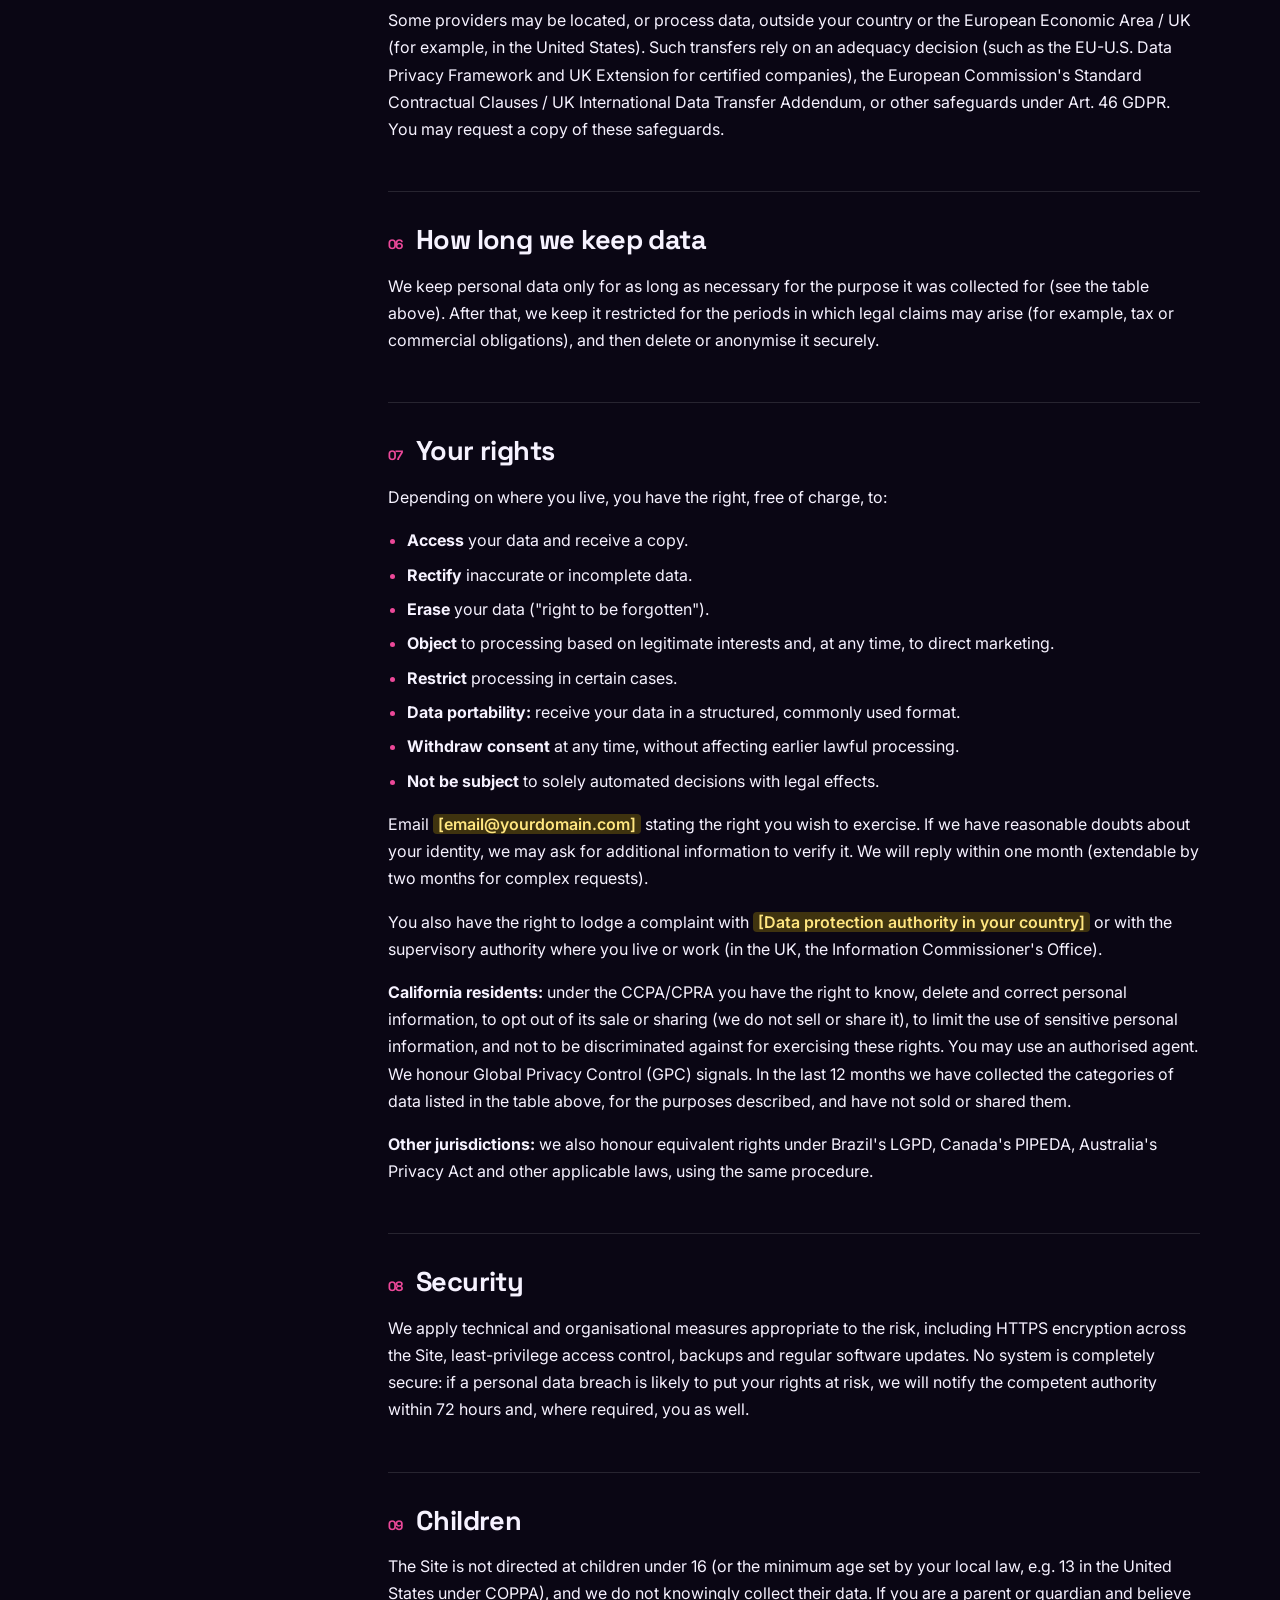
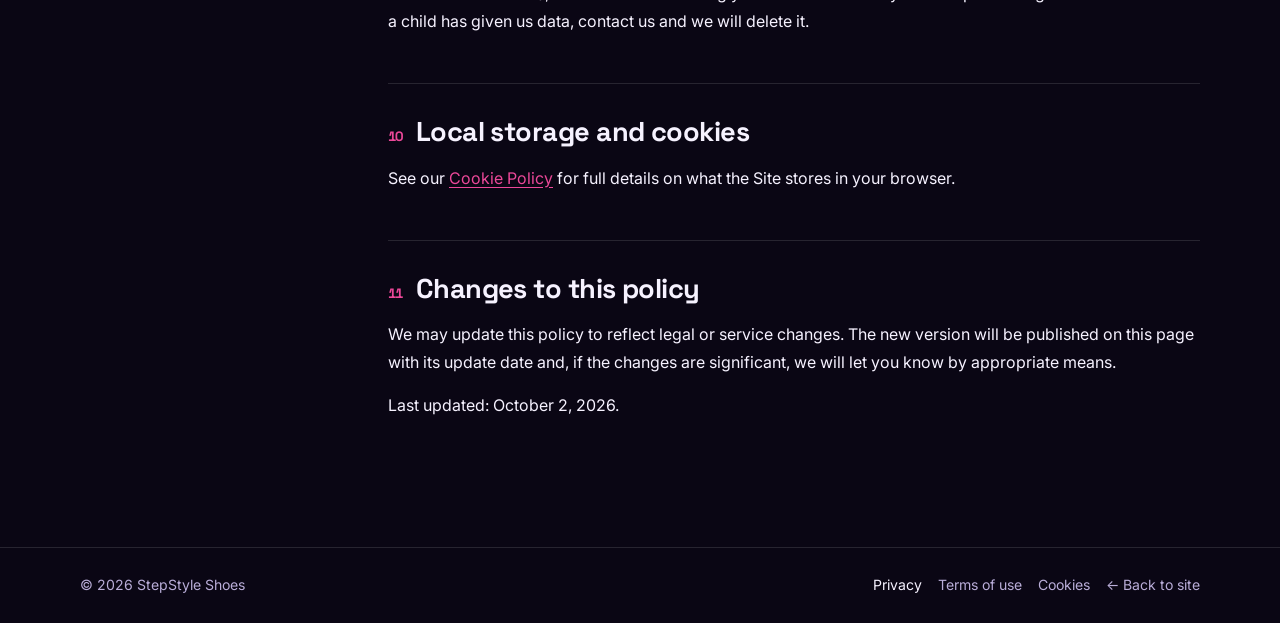
<file: privacy.html>
<!doctype html>
<html lang="en">
<head>
  <meta charset="utf-8">
  <meta name="viewport" content="width=device-width, initial-scale=1">
  <title>Privacy Policy · StepStyle Shoes</title>
  <meta name="description" content="How StepStyle Shoes collects, uses and protects your personal data, and how to exercise your rights under the GDPR, CCPA and other applicable laws.">
  <meta name="robots" content="index, follow">
  <link rel="icon" href="favicon.svg" type="image/svg+xml">
  <link rel="preconnect" href="https://fonts.googleapis.com"><link rel="preconnect" href="https://fonts.gstatic.com" crossorigin>
  <link href="https://fonts.googleapis.com/css2?family=Inter:wght@400;500;600;700&family=Space+Grotesk:wght@500;600;700&display=swap" rel="stylesheet">
  <link href="legal.css" rel="stylesheet">
</head>
<body class="legal-page">
  <a class="skip" href="#main">Skip to content</a>
  <header class="lg-top">
    <div class="lg-wrap lg-top-inner">
      <a class="lg-brand" href="index.html">StepStyle Shoes</a>
      <nav class="lg-nav" aria-label="Legal pages"><a href="privacy.html" aria-current="page">Privacy</a><a href="terms.html">Terms of use</a><a href="cookies.html">Cookies</a></nav>
    </div>
  </header>
  <main id="main" class="lg-wrap">
    <div class="lg-hero">
      <p class="lg-kicker">Legal</p>
      <h1>Privacy Policy</h1>
      <p class="lg-lead">How StepStyle Shoes collects, uses and protects your personal data, and how to exercise your rights under the GDPR, CCPA and other applicable laws.</p>
      <p class="lg-date">Last updated: October 2, 2026</p>
    </div>
    <aside class="lg-note" role="note"><strong>Note for whoever uses this template:</strong> this is a complete, up-to-date model, but <strong>it is not legal advice</strong>. Replace every <mark class="ph">[bracketed field]</mark> with your business's real details, remove sections that don't apply, and have a lawyer in your jurisdiction review it before publishing. Delete this notice when you're done.</aside>
    <div class="lg-grid">
      <nav class="lg-toc" aria-label="Contents"><p>Contents</p><ol><li><a href="#s1">Who we are (data controller)</a></li><li><a href="#s2">What data we process, why, and our legal basis</a></li><li><a href="#s3">Where we get your data</a></li><li><a href="#s4">Who we share data with</a></li><li><a href="#s5">International transfers</a></li><li><a href="#s6">How long we keep data</a></li><li><a href="#s7">Your rights</a></li><li><a href="#s8">Security</a></li><li><a href="#s9">Children</a></li><li><a href="#s10">Local storage and cookies</a></li><li><a href="#s11">Changes to this policy</a></li></ol></nav>
      <article class="lg-body">
<section id="s1"><h2><span class="num">01</span>Who we are (data controller)</h2>
<p>The controller responsible for your personal data on <mark class="ph">[yourdomain.com]</mark> (the "Site") is:</p>
<ul class="facts"><li><b>Owner:</b> <mark class="ph">[Legal name of owner or company]</mark></li><li><b>Registration / tax no.:</b> <mark class="ph">[Tax / company registration number]</mark></li><li><b>Address:</b> <mark class="ph">[Full postal address]</mark></li><li><b>Privacy email:</b> <mark class="ph">[email@yourdomain.com]</mark></li><li><b>Phone:</b> <mark class="ph">[Contact phone]</mark></li><li><b>Data Protection Officer:</b> <mark class="ph">[Name and email of Data Protection Officer, if applicable]</mark></li><li><b>EU / UK representative (Art. 27 GDPR), if established outside the EU/UK:</b> <mark class="ph">[Name and address of representative]</mark></li></ul>
<p>This policy explains what personal data we process when you visit the Site or use our services as an online footwear store, why, on what legal basis, for how long, and what your rights are. It is written to comply with the EU General Data Protection Regulation (GDPR), the UK GDPR, and takes into account the California Consumer Privacy Act (CCPA/CPRA) and other applicable privacy laws.</p>
</section>
<section id="s2"><h2><span class="num">02</span>What data we process, why, and our legal basis</h2>
<p>We only process the data needed for each purpose (data minimisation). You do not have to give us any data to browse the Site, but if you leave required form fields empty we will not be able to handle that request.</p>
<div class="tbl"><table><thead><tr><th scope="col">Activity</th><th scope="col">Data</th><th scope="col">Purpose</th><th scope="col">Legal basis (GDPR)</th><th scope="col">Retention</th></tr></thead><tbody><tr><td>Browsing</td><td>IP address, browser type, operating system, pages visited, date and time (server logs)</td><td>Operate the Site, keep it secure and prevent abuse</td><td>Legitimate interests (Art. 6(1)(f))</td><td>Up to 30 days, unless needed for a security incident</td></tr><tr><td>Cart and checkout</td><td>selected products and, at checkout, name, email, phone, shipping address and billing details</td><td>process and deliver your order and handle returns and warranty claims</td><td>performance of a contract (Art. 6(1)(b) GDPR) and legal tax obligations (Art. 6(1)(c) GDPR)</td><td>For the duration of our relationship, then for statutory limitation periods</td></tr><tr><td>Communications</td><td>Name, email, phone and message content</td><td>Reply to enquiries and handle rights requests</td><td>Pre-contractual steps or legitimate interests (Art. 6(1)(b), (f)); legal obligation for rights requests (Art. 6(1)(c))</td><td>As long as needed to respond, then up to 3 years</td></tr></tbody></table></div>
<p>We do not make decisions based solely on automated processing that produce legal or similarly significant effects on you (Art. 22 GDPR), and we do not build advertising profiles.</p>
</section>
<section id="s3"><h2><span class="num">03</span>Where we get your data</h2>
<p>We collect data directly from you when you fill in a form, contact us or buy a service, and automatically from your browser when you visit the Site. If you give us someone else's data (for example, a gift delivery address), you confirm you have informed them and are authorised to do so.</p>
</section>
<section id="s4"><h2><span class="num">04</span>Who we share data with</h2>
<p><strong>We do not sell or rent your personal data, and we do not "share" it for cross-context behavioural advertising as defined by the CCPA.</strong> We only disclose it to:</p>
<ul><li><b>Service providers (processors)</b> such as web hosting, email or IT support, under contracts meeting Art. 28 GDPR and only for that purpose: <mark class="ph">[list your providers, e.g. hosting, email]</mark>.</li>
<li><b>Public authorities, courts and regulators</b> where required by law.</li>
<li><b>Professional advisers</b> (accountants, lawyers, auditors) bound by confidentiality.</li>
<li>A successor in the event of a merger, acquisition or asset sale, who will be bound by this policy.</li></ul>
<p>The Site also uses these third-party services:</p>
<div class="tbl"><table><thead><tr><th scope="col">Provider</th><th scope="col">What it does</th><th scope="col">Legal basis</th><th scope="col">Privacy</th></tr></thead><tbody><tr><td>Google Fonts (Google Ireland Ltd. / Google LLC)</td><td>Delivers typefaces. When the page loads, your browser connects to Google servers and sends them your IP address and technical browser data.</td><td>Legitimate interest in a consistent presentation of the site (Art. 6(1)(f) GDPR). You can avoid this by self-hosting the fonts.</td><td><a href="https://policies.google.com/privacy" target="_blank" rel="noopener noreferrer">policy</a></td></tr><tr><td>cdnjs (Cloudflare, Inc.)</td><td>Content delivery network (CDN) for Bootstrap. Receives your IP address to deliver the files.</td><td>Legitimate interest in a fast, secure site (Art. 6(1)(f) GDPR).</td><td><a href="https://www.cloudflare.com/privacypolicy/" target="_blank" rel="noopener noreferrer">policy</a></td></tr><tr><td><mark class="ph">[Payment provider, e.g. Stripe or PayPal]</mark></td><td>Processes payments. We never store your full card details.</td><td>Performance of a contract (Art. 6(1)(b) GDPR).</td><td><mark class="ph">[link to their privacy policy]</mark></td></tr><tr><td><mark class="ph">[Courier or shipping company]</mark></td><td>Receives your name, address and phone number to deliver your order.</td><td>Performance of a contract (Art. 6(1)(b) GDPR).</td><td><mark class="ph">[link to their privacy policy]</mark></td></tr></tbody></table></div>
</section>
<section id="s5"><h2><span class="num">05</span>International transfers</h2>
<p>Some providers may be located, or process data, outside your country or the European Economic Area / UK (for example, in the United States). Such transfers rely on an adequacy decision (such as the EU-U.S. Data Privacy Framework and UK Extension for certified companies), the European Commission's Standard Contractual Clauses / UK International Data Transfer Addendum, or other safeguards under Art. 46 GDPR. You may request a copy of these safeguards.</p>
</section>
<section id="s6"><h2><span class="num">06</span>How long we keep data</h2>
<p>We keep personal data only for as long as necessary for the purpose it was collected for (see the table above). After that, we keep it restricted for the periods in which legal claims may arise (for example, tax or commercial obligations), and then delete or anonymise it securely.</p>
</section>
<section id="s7"><h2><span class="num">07</span>Your rights</h2>
<p>Depending on where you live, you have the right, free of charge, to:</p>
<ul class="rights"><li><b>Access</b> your data and receive a copy.</li><li><b>Rectify</b> inaccurate or incomplete data.</li><li><b>Erase</b> your data ("right to be forgotten").</li><li><b>Object</b> to processing based on legitimate interests and, at any time, to direct marketing.</li><li><b>Restrict</b> processing in certain cases.</li><li><b>Data portability:</b> receive your data in a structured, commonly used format.</li><li><b>Withdraw consent</b> at any time, without affecting earlier lawful processing.</li><li><b>Not be subject</b> to solely automated decisions with legal effects.</li></ul>
<p>Email <mark class="ph">[email@yourdomain.com]</mark> stating the right you wish to exercise. If we have reasonable doubts about your identity, we may ask for additional information to verify it. We will reply within one month (extendable by two months for complex requests).</p>
<p>You also have the right to lodge a complaint with <mark class="ph">[Data protection authority in your country]</mark> or with the supervisory authority where you live or work (in the UK, the Information Commissioner's Office).</p>
<p><b>California residents:</b> under the CCPA/CPRA you have the right to know, delete and correct personal information, to opt out of its sale or sharing (we do not sell or share it), to limit the use of sensitive personal information, and not to be discriminated against for exercising these rights. You may use an authorised agent. We honour Global Privacy Control (GPC) signals. In the last 12 months we have collected the categories of data listed in the table above, for the purposes described, and have not sold or shared them.</p>
<p><b>Other jurisdictions:</b> we also honour equivalent rights under Brazil's LGPD, Canada's PIPEDA, Australia's Privacy Act and other applicable laws, using the same procedure.</p>
</section>
<section id="s8"><h2><span class="num">08</span>Security</h2>
<p>We apply technical and organisational measures appropriate to the risk, including HTTPS encryption across the Site, least-privilege access control, backups and regular software updates. No system is completely secure: if a personal data breach is likely to put your rights at risk, we will notify the competent authority within 72 hours and, where required, you as well.</p>
</section>
<section id="s9"><h2><span class="num">09</span>Children</h2>
<p>The Site is not directed at children under 16 (or the minimum age set by your local law, e.g. 13 in the United States under COPPA), and we do not knowingly collect their data. If you are a parent or guardian and believe a child has given us data, contact us and we will delete it.</p>
</section>
<section id="s10"><h2><span class="num">10</span>Local storage and cookies</h2>
<p>See our <a href="cookies.html">Cookie Policy</a> for full details on what the Site stores in your browser.</p>
</section>
<section id="s11"><h2><span class="num">11</span>Changes to this policy</h2>
<p>We may update this policy to reflect legal or service changes. The new version will be published on this page with its update date and, if the changes are significant, we will let you know by appropriate means.</p>
<p>Last updated: October 2, 2026.</p>
</section>
      </article>
    </div>
  </main>
  <footer class="lg-foot">
    <div class="lg-wrap lg-foot-inner">
      <span>© 2026 StepStyle Shoes</span>
      <span class="lg-foot-links"><a href="privacy.html" aria-current="page">Privacy</a><a href="terms.html">Terms of use</a><a href="cookies.html">Cookies</a><a href="index.html">← Back to site</a></span>
    </div>
  </footer>
</body>
</html>
</file>
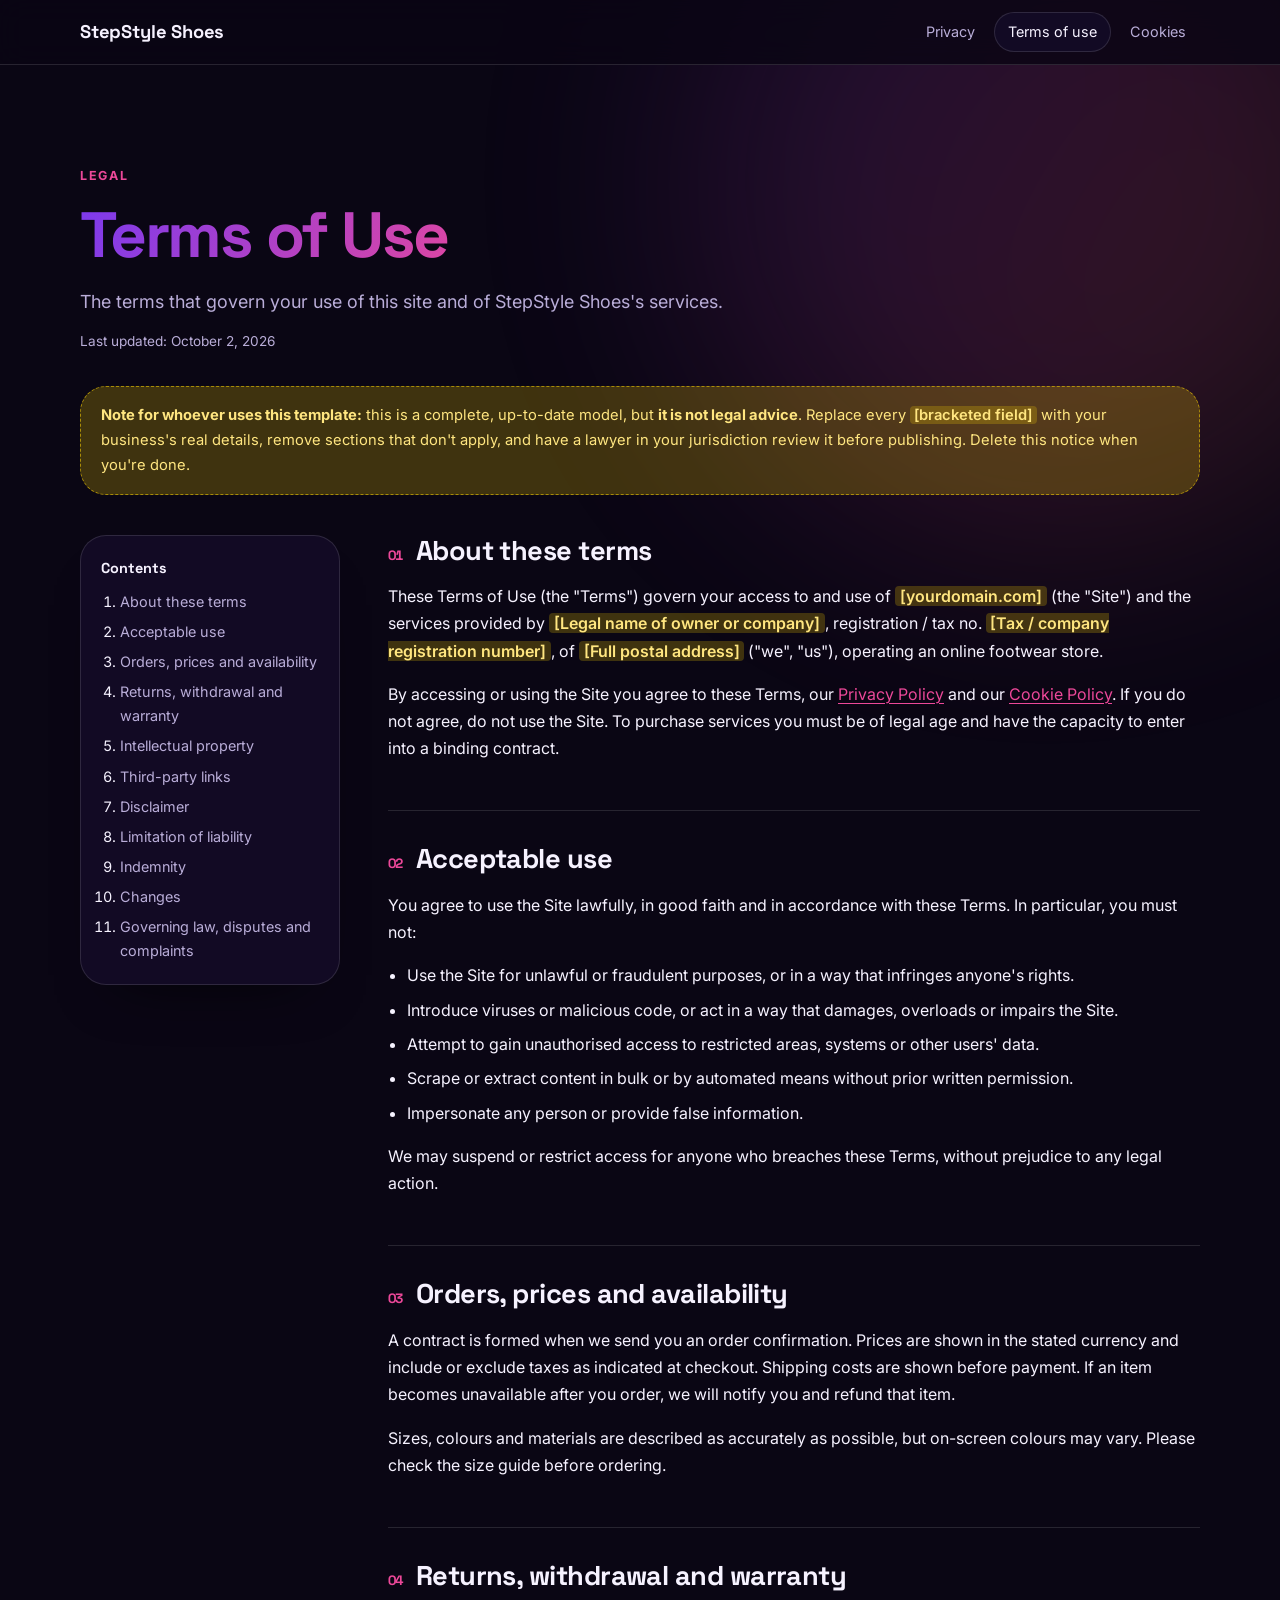
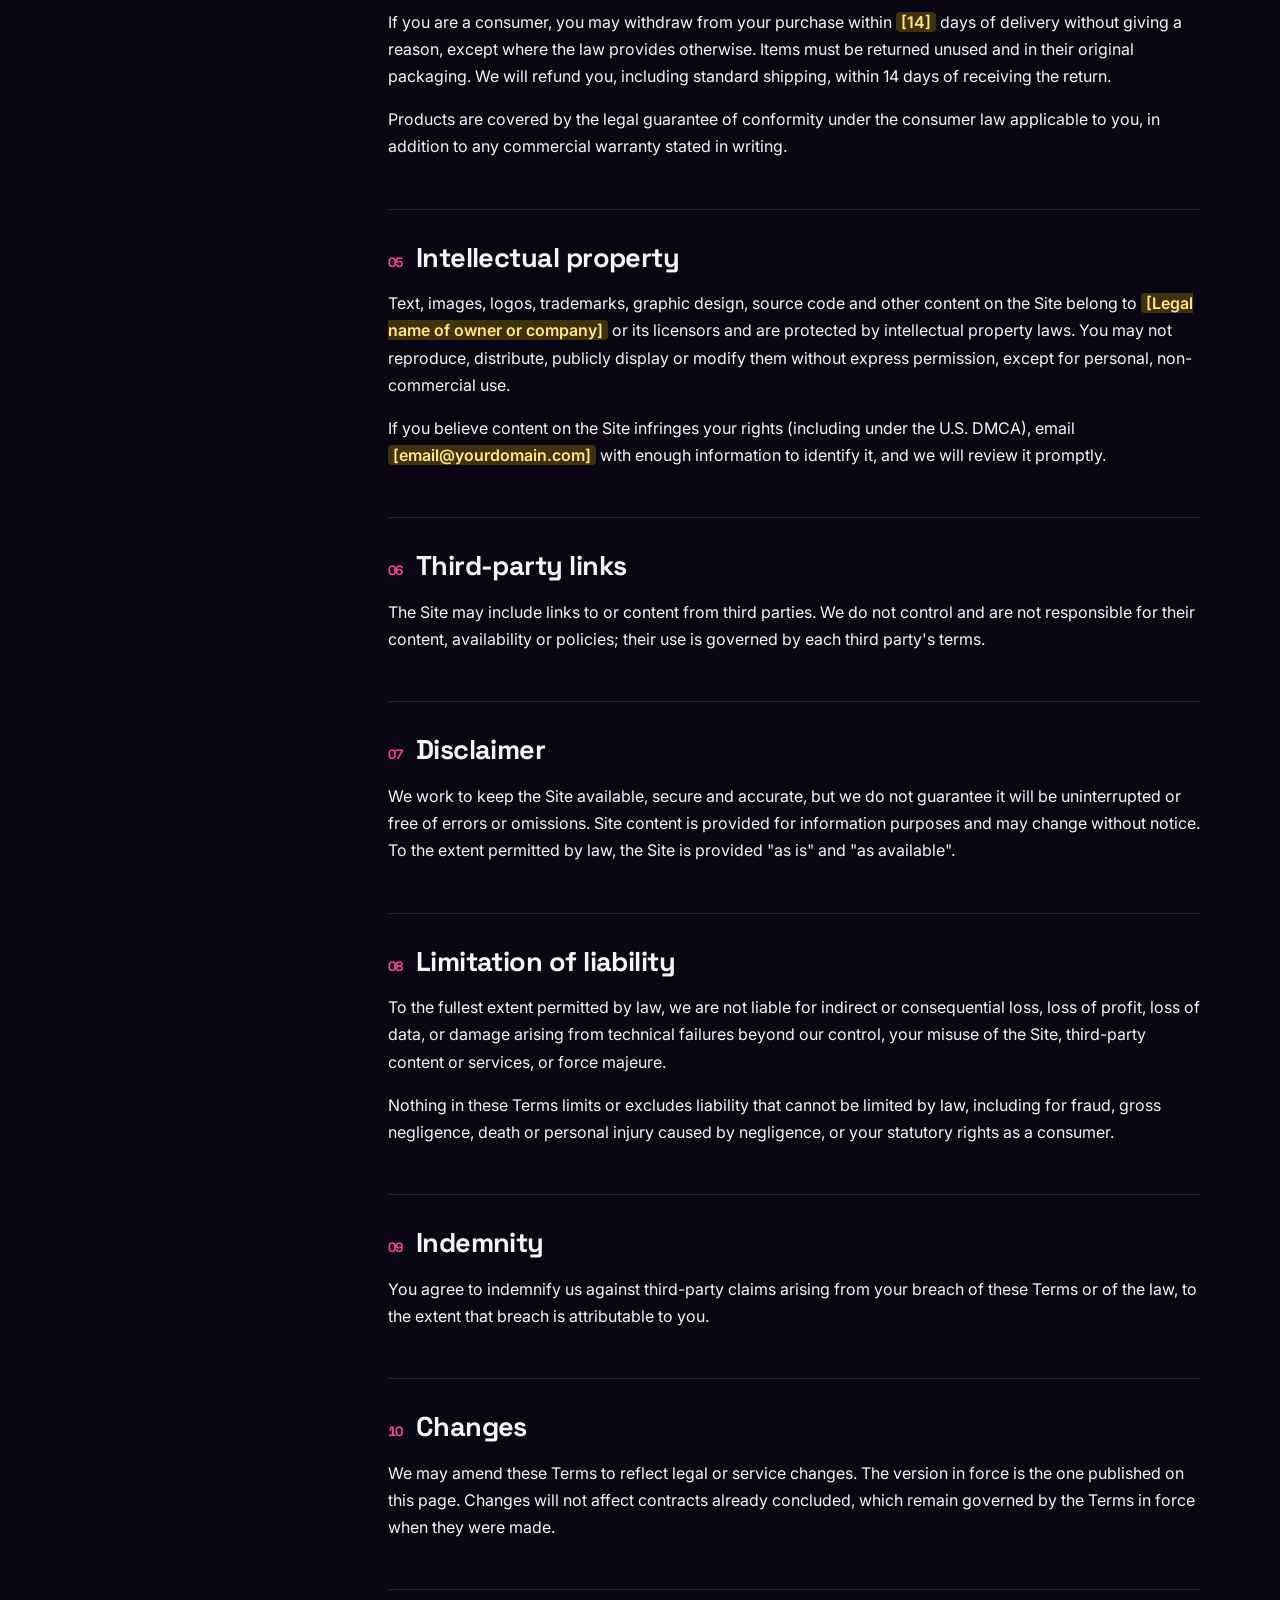
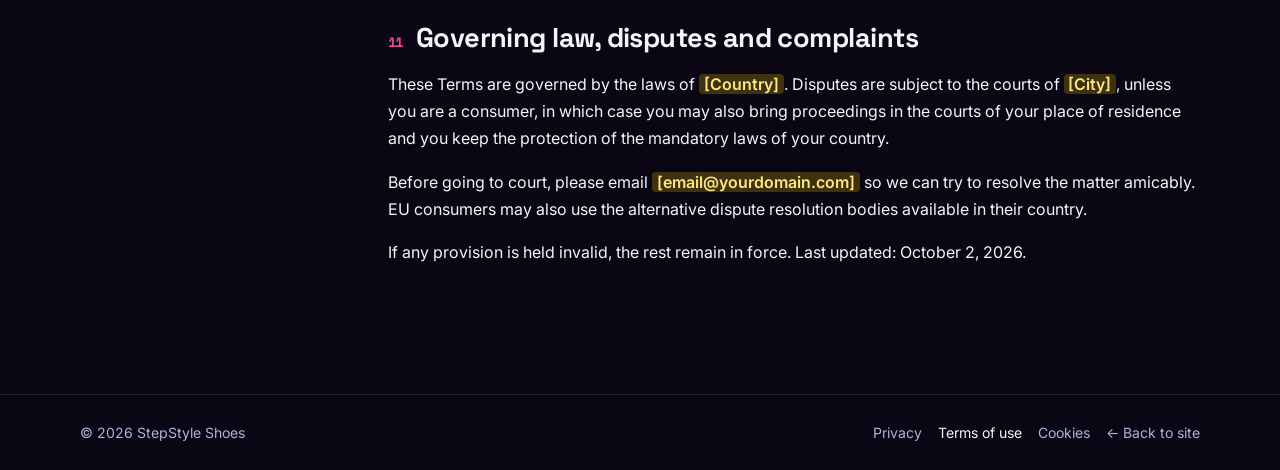
<file: terms.html>
<!doctype html>
<html lang="en">
<head>
  <meta charset="utf-8">
  <meta name="viewport" content="width=device-width, initial-scale=1">
  <title>Terms of Use · StepStyle Shoes</title>
  <meta name="description" content="The terms that govern your use of this site and of StepStyle Shoes&#x27;s services.">
  <meta name="robots" content="index, follow">
  <link rel="icon" href="favicon.svg" type="image/svg+xml">
  <link rel="preconnect" href="https://fonts.googleapis.com"><link rel="preconnect" href="https://fonts.gstatic.com" crossorigin>
  <link href="https://fonts.googleapis.com/css2?family=Inter:wght@400;500;600;700&family=Space+Grotesk:wght@500;600;700&display=swap" rel="stylesheet">
  <link href="legal.css" rel="stylesheet">
</head>
<body class="legal-page">
  <a class="skip" href="#main">Skip to content</a>
  <header class="lg-top">
    <div class="lg-wrap lg-top-inner">
      <a class="lg-brand" href="index.html">StepStyle Shoes</a>
      <nav class="lg-nav" aria-label="Legal pages"><a href="privacy.html">Privacy</a><a href="terms.html" aria-current="page">Terms of use</a><a href="cookies.html">Cookies</a></nav>
    </div>
  </header>
  <main id="main" class="lg-wrap">
    <div class="lg-hero">
      <p class="lg-kicker">Legal</p>
      <h1>Terms of Use</h1>
      <p class="lg-lead">The terms that govern your use of this site and of StepStyle Shoes's services.</p>
      <p class="lg-date">Last updated: October 2, 2026</p>
    </div>
    <aside class="lg-note" role="note"><strong>Note for whoever uses this template:</strong> this is a complete, up-to-date model, but <strong>it is not legal advice</strong>. Replace every <mark class="ph">[bracketed field]</mark> with your business's real details, remove sections that don't apply, and have a lawyer in your jurisdiction review it before publishing. Delete this notice when you're done.</aside>
    <div class="lg-grid">
      <nav class="lg-toc" aria-label="Contents"><p>Contents</p><ol><li><a href="#s1">About these terms</a></li><li><a href="#s2">Acceptable use</a></li><li><a href="#s3">Orders, prices and availability</a></li><li><a href="#s4">Returns, withdrawal and warranty</a></li><li><a href="#s5">Intellectual property</a></li><li><a href="#s6">Third-party links</a></li><li><a href="#s7">Disclaimer</a></li><li><a href="#s8">Limitation of liability</a></li><li><a href="#s9">Indemnity</a></li><li><a href="#s10">Changes</a></li><li><a href="#s11">Governing law, disputes and complaints</a></li></ol></nav>
      <article class="lg-body">
<section id="s1"><h2><span class="num">01</span>About these terms</h2>
<p>These Terms of Use (the "Terms") govern your access to and use of <mark class="ph">[yourdomain.com]</mark> (the "Site") and the services provided by <mark class="ph">[Legal name of owner or company]</mark>, registration / tax no. <mark class="ph">[Tax / company registration number]</mark>, of <mark class="ph">[Full postal address]</mark> ("we", "us"), operating an online footwear store.</p>
<p>By accessing or using the Site you agree to these Terms, our <a href="privacy.html">Privacy Policy</a> and our <a href="cookies.html">Cookie Policy</a>. If you do not agree, do not use the Site. To purchase services you must be of legal age and have the capacity to enter into a binding contract.</p>
</section>
<section id="s2"><h2><span class="num">02</span>Acceptable use</h2>
<p>You agree to use the Site lawfully, in good faith and in accordance with these Terms. In particular, you must not:</p>
<ul><li>Use the Site for unlawful or fraudulent purposes, or in a way that infringes anyone's rights.</li><li>Introduce viruses or malicious code, or act in a way that damages, overloads or impairs the Site.</li><li>Attempt to gain unauthorised access to restricted areas, systems or other users' data.</li><li>Scrape or extract content in bulk or by automated means without prior written permission.</li><li>Impersonate any person or provide false information.</li></ul>
<p>We may suspend or restrict access for anyone who breaches these Terms, without prejudice to any legal action.</p>
</section>
<section id="s3"><h2><span class="num">03</span>Orders, prices and availability</h2>
<p>A contract is formed when we send you an order confirmation. Prices are shown in the stated currency and include or exclude taxes as indicated at checkout. Shipping costs are shown before payment. If an item becomes unavailable after you order, we will notify you and refund that item.</p>
<p>Sizes, colours and materials are described as accurately as possible, but on-screen colours may vary. Please check the size guide before ordering.</p>
</section>
<section id="s4"><h2><span class="num">04</span>Returns, withdrawal and warranty</h2>
<p>If you are a consumer, you may withdraw from your purchase within <mark class="ph">[14]</mark> days of delivery without giving a reason, except where the law provides otherwise. Items must be returned unused and in their original packaging. We will refund you, including standard shipping, within 14 days of receiving the return.</p>
<p>Products are covered by the legal guarantee of conformity under the consumer law applicable to you, in addition to any commercial warranty stated in writing.</p>
</section>
<section id="s5"><h2><span class="num">05</span>Intellectual property</h2>
<p>Text, images, logos, trademarks, graphic design, source code and other content on the Site belong to <mark class="ph">[Legal name of owner or company]</mark> or its licensors and are protected by intellectual property laws. You may not reproduce, distribute, publicly display or modify them without express permission, except for personal, non-commercial use.</p>
<p>If you believe content on the Site infringes your rights (including under the U.S. DMCA), email <mark class="ph">[email@yourdomain.com]</mark> with enough information to identify it, and we will review it promptly.</p>
</section>
<section id="s6"><h2><span class="num">06</span>Third-party links</h2>
<p>The Site may include links to or content from third parties. We do not control and are not responsible for their content, availability or policies; their use is governed by each third party's terms.</p>
</section>
<section id="s7"><h2><span class="num">07</span>Disclaimer</h2>
<p>We work to keep the Site available, secure and accurate, but we do not guarantee it will be uninterrupted or free of errors or omissions. Site content is provided for information purposes and may change without notice. To the extent permitted by law, the Site is provided "as is" and "as available".</p>
</section>
<section id="s8"><h2><span class="num">08</span>Limitation of liability</h2>
<p>To the fullest extent permitted by law, we are not liable for indirect or consequential loss, loss of profit, loss of data, or damage arising from technical failures beyond our control, your misuse of the Site, third-party content or services, or force majeure.</p>
<p>Nothing in these Terms limits or excludes liability that cannot be limited by law, including for fraud, gross negligence, death or personal injury caused by negligence, or your statutory rights as a consumer.</p>
</section>
<section id="s9"><h2><span class="num">09</span>Indemnity</h2>
<p>You agree to indemnify us against third-party claims arising from your breach of these Terms or of the law, to the extent that breach is attributable to you.</p>
</section>
<section id="s10"><h2><span class="num">10</span>Changes</h2>
<p>We may amend these Terms to reflect legal or service changes. The version in force is the one published on this page. Changes will not affect contracts already concluded, which remain governed by the Terms in force when they were made.</p>
</section>
<section id="s11"><h2><span class="num">11</span>Governing law, disputes and complaints</h2>
<p>These Terms are governed by the laws of <mark class="ph">[Country]</mark>. Disputes are subject to the courts of <mark class="ph">[City]</mark>, unless you are a consumer, in which case you may also bring proceedings in the courts of your place of residence and you keep the protection of the mandatory laws of your country.</p>
<p>Before going to court, please email <mark class="ph">[email@yourdomain.com]</mark> so we can try to resolve the matter amicably. EU consumers may also use the alternative dispute resolution bodies available in their country.</p>
<p>If any provision is held invalid, the rest remain in force. Last updated: October 2, 2026.</p>
</section>
      </article>
    </div>
  </main>
  <footer class="lg-foot">
    <div class="lg-wrap lg-foot-inner">
      <span>© 2026 StepStyle Shoes</span>
      <span class="lg-foot-links"><a href="privacy.html">Privacy</a><a href="terms.html" aria-current="page">Terms of use</a><a href="cookies.html">Cookies</a><a href="index.html">← Back to site</a></span>
    </div>
  </footer>
</body>
</html>
</file>
<file: styles.css>
/* =========================================================
   StepStyle Shoes — epic dark theme
   Tokens → base → components → sections → motion
   ========================================================= */
:root {
  --bg: #0a0614;
  --bg-2: #120a24;
  --surface: rgba(255, 255, 255, .05);
  --surface-2: rgba(255, 255, 255, .09);
  --line: rgba(255, 255, 255, .12);
  --text: #f6f2ff;
  --muted: #b9add8;
  --violet: #7c3aed;
  --pink: #ec4899;
  --orange: #fb923c;
  --grad: linear-gradient(120deg, var(--violet), var(--pink) 55%, var(--orange));
  --grad-soft: linear-gradient(135deg, rgba(124, 58, 237, .35), rgba(236, 72, 153, .25) 60%, rgba(251, 146, 60, .25));
  --ease: cubic-bezier(.22, 1, .36, 1);
  --radius: 26px;
  --font-display: "Space Grotesk", system-ui, sans-serif;
  --font-body: "Inter", system-ui, -apple-system, "Segoe UI", sans-serif;
  --bs-body-bg: var(--bg);
  --bs-body-color: var(--text);
  --bs-body-font-family: var(--font-body);
  --bs-link-color: #f9a8d4;
  --bs-link-hover-color: #fff;
  color-scheme: dark;
}

*, *::before, *::after { box-sizing: border-box; }
html { scroll-behavior: smooth; scroll-padding-top: 90px; }
body { background: var(--bg); color: var(--text); font-size: 1.05rem; line-height: 1.65; }
html, body { overflow-x: clip; }
img { max-width: 100%; display: block; }
h1, h2, h3, h4, .brand { font-family: var(--font-display); letter-spacing: -.02em; line-height: 1.05; }
a { text-decoration: none; }
::selection { background: var(--pink); color: #fff; }
:focus-visible { outline: 3px solid var(--orange); outline-offset: 3px; border-radius: 10px; }

.skip-link { position: fixed; left: 14px; top: -70px; z-index: 3000; background: var(--grad); color: #0a0614; font-weight: 700; padding: .7rem 1.1rem; border-radius: 12px; transition: top .25s var(--ease); }
.skip-link:focus { top: 14px; color: #0a0614; }

/* ---------- Animated mesh background ---------- */
.mesh { position: fixed; inset: 0; z-index: -2; overflow: hidden; background: radial-gradient(120% 80% at 50% -10%, #1c0d3d 0%, var(--bg) 60%); }
.blob { position: absolute; border-radius: 50%; filter: blur(90px); opacity: .55; will-change: transform; }
.blob.b1 { width: 46vw; height: 46vw; left: -12vw; top: -10vw; background: var(--violet); animation: drift1 22s ease-in-out infinite alternate; }
.blob.b2 { width: 40vw; height: 40vw; right: -10vw; top: 22vh; background: var(--pink); opacity: .38; animation: drift2 26s ease-in-out infinite alternate; }
.blob.b3 { width: 34vw; height: 34vw; left: 25vw; bottom: -16vw; background: var(--orange); opacity: .28; animation: drift3 30s ease-in-out infinite alternate; }
@keyframes drift1 { to { transform: translate3d(14vw, 12vh, 0) scale(1.15); } }
@keyframes drift2 { to { transform: translate3d(-16vw, -10vh, 0) scale(.9); } }
@keyframes drift3 { to { transform: translate3d(12vw, -14vh, 0) scale(1.2); } }
.grain { position: fixed; inset: 0; z-index: -1; pointer-events: none; opacity: .05; background-image: url("data:image/svg+xml,%3Csvg xmlns='http://www.w3.org/2000/svg' width='160' height='160'%3E%3Cfilter id='n'%3E%3CfeTurbulence type='fractalNoise' baseFrequency='.9' numOctaves='2'/%3E%3C/filter%3E%3Crect width='100%25' height='100%25' filter='url(%23n)'/%3E%3C/svg%3E"); }
.cursor-glow { position: fixed; left: 0; top: 0; width: 520px; height: 520px; margin: -260px 0 0 -260px; z-index: -1; pointer-events: none; border-radius: 50%; background: radial-gradient(circle, rgba(236, 72, 153, .16), transparent 62%); opacity: 0; transition: opacity .4s; will-change: transform; }
.cursor-glow.on { opacity: 1; }

.scroll-progress { position: fixed; left: 0; top: 0; height: 3px; width: 100%; z-index: 2500; background: var(--grad); transform: scaleX(0); transform-origin: 0 50%; }

/* ---------- Buttons ---------- */
.btn { min-height: 46px; display: inline-flex; align-items: center; justify-content: center; gap: .55rem; border-radius: 999px; font-weight: 700; padding: .7rem 1.5rem; border: 0; transition: transform .3s var(--ease), box-shadow .3s, background-position .6s var(--ease), background-color .3s, color .3s; }
.btn-epic { color: #0a0614; background: var(--grad); background-size: 200% 100%; box-shadow: 0 10px 30px -8px rgba(236, 72, 153, .7); }
.btn-epic:hover { color: #0a0614; background-position: 100% 0; transform: translateY(-3px); box-shadow: 0 18px 40px -10px rgba(251, 146, 60, .8); }
.btn-epic:active { transform: translateY(0) scale(.98); }
.btn-ghost { color: var(--text); background: var(--surface); border: 1px solid var(--line); backdrop-filter: blur(10px); }
.btn-ghost:hover { color: #fff; background: var(--surface-2); border-color: rgba(255, 255, 255, .35); transform: translateY(-3px); }
.btn svg, .icon { width: 1.1em; height: 1.1em; flex: none; fill: none; stroke: currentColor; stroke-width: 2; stroke-linecap: round; stroke-linejoin: round; }
.btn-sm { min-height: 40px; padding: .5rem 1.1rem; font-size: .95rem; }

/* ---------- Announcement + nav ---------- */
.announce { background: var(--grad); color: #0a0614; font-size: .85rem; font-weight: 700; text-align: center; padding: .45rem 1rem; }
.announce a { color: #0a0614; text-decoration: underline; text-underline-offset: 3px; }
.site-nav { position: sticky; top: 0; z-index: 1030; padding: .85rem 0; transition: padding .4s var(--ease), background .4s, box-shadow .4s, backdrop-filter .4s; }
.site-nav.scrolled { padding: .45rem 0; background: rgba(10, 6, 20, .72); backdrop-filter: blur(18px) saturate(1.4); -webkit-backdrop-filter: blur(18px) saturate(1.4); box-shadow: 0 1px 0 var(--line), 0 20px 40px -20px rgba(0, 0, 0, .6); }
.brand { display: inline-flex; align-items: center; gap: .6rem; font-weight: 700; font-size: 1.35rem; color: #fff; }
.brand:hover { color: #fff; }
.brand-mark { width: 38px; height: 38px; border-radius: 12px; background: var(--grad); display: grid; place-items: center; color: #0a0614; transition: transform .5s var(--ease); }
.brand:hover .brand-mark { transform: rotate(-12deg) scale(1.08); }
.brand-mark svg { width: 22px; height: 22px; fill: none; stroke: currentColor; stroke-width: 2.2; stroke-linecap: round; stroke-linejoin: round; }
.nav-link { color: var(--muted); font-weight: 600; padding: .55rem .95rem !important; border-radius: 999px; position: relative; transition: color .3s, background .3s; }
.nav-link:hover, .nav-link.active { color: #fff; background: var(--surface-2); }
.navbar-toggler { border: 1px solid var(--line); min-width: 46px; min-height: 46px; border-radius: 14px; }
.navbar-toggler:focus { box-shadow: none; }
.navbar-toggler-icon { filter: invert(1); }
.cart-btn { position: relative; flex: none; width: 46px; min-width: 46px; height: 46px; padding: 0; border-radius: 50%; }
.cart-count { position: absolute; top: -4px; right: -4px; min-width: 22px; height: 22px; padding: 0 5px; border-radius: 999px; background: var(--grad); color: #0a0614; font-size: .75rem; font-weight: 800; display: grid; place-items: center; transform: scale(0); transition: transform .35s var(--ease); }
.cart-count.show { transform: scale(1); }
.cart-count.bump { animation: bump .5s var(--ease); }
@keyframes bump { 40% { transform: scale(1.5); } }
@media (max-width: 991.98px) {
  .navbar-collapse { margin-top: .8rem; padding: 1rem; border-radius: 22px; background: rgba(18, 10, 36, .92); border: 1px solid var(--line); backdrop-filter: blur(20px); }
}

/* ---------- Hero ---------- */
.hero { position: relative; overflow-x: clip; padding: clamp(3rem, 8vw, 6.5rem) 0 clamp(3rem, 6vw, 5rem); }
.eyebrow { display: inline-flex; align-items: center; gap: .55rem; padding: .4rem .95rem .4rem .5rem; border-radius: 999px; background: var(--surface); border: 1px solid var(--line); color: var(--muted); font-size: .9rem; font-weight: 600; backdrop-filter: blur(10px); }
.eyebrow .dot { width: 10px; height: 10px; border-radius: 50%; background: var(--grad); box-shadow: 0 0 0 0 rgba(236, 72, 153, .7); animation: pulse 2s infinite; }
@keyframes pulse { 70% { box-shadow: 0 0 0 12px rgba(236, 72, 153, 0); } 100% { box-shadow: 0 0 0 0 rgba(236, 72, 153, 0); } }
.hero h1 { font-size: clamp(3rem, 8.6vw, 7rem); font-weight: 700; margin: 1.2rem 0 1.2rem; text-wrap: balance; }
.grad-text { background: linear-gradient(100deg, var(--violet), var(--pink), var(--orange), var(--pink), var(--violet)); background-size: 250% 100%; -webkit-background-clip: text; background-clip: text; color: transparent; animation: shine 7s linear infinite; }
@keyframes shine { to { background-position: -250% 0; } }
.word { display: inline-block; overflow: hidden; vertical-align: top; padding-bottom: .2em; margin-bottom: -.2em; }
.word > span { display: inline-block; transform: translateY(110%); animation: rise 1s var(--ease) forwards; animation-delay: calc(var(--w) * 110ms + 150ms); }
@keyframes rise { to { transform: none; } }
.hero .lead { color: var(--muted); font-size: clamp(1.05rem, 2vw, 1.3rem); max-width: 34ch; }
.hero-actions { display: flex; flex-wrap: wrap; gap: .9rem; margin-top: 2rem; }
.hero-stats { display: flex; flex-wrap: wrap; gap: 1.5rem 2.6rem; margin-top: 2.6rem; padding-top: 1.6rem; border-top: 1px solid var(--line); }
.hero-stats strong { display: block; font-family: var(--font-display); font-size: 2rem; line-height: 1; }
.hero-stats span { color: var(--muted); font-size: .9rem; }

.hero-visual { position: relative; min-height: 470px; }
.hero-main { position: absolute; inset: 0 8% 6% 6%; border-radius: 34px; overflow: hidden; transform: rotate(3deg); box-shadow: 0 50px 90px -30px rgba(236, 72, 153, .65), 0 0 0 1px var(--line); animation: heroFloat 8s ease-in-out infinite; }
.hero-main img { width: 100%; height: 100%; object-fit: cover; transform: scale(1.08); }
.hero-main::after { content: ""; position: absolute; inset: 0; background: linear-gradient(200deg, transparent 55%, rgba(10, 6, 20, .55)); }
.hero-second { position: absolute; width: 38%; aspect-ratio: 3 / 4; left: -2%; bottom: -3%; border-radius: 26px; overflow: hidden; transform: rotate(-8deg); box-shadow: 0 30px 60px -20px rgba(0, 0, 0, .8), 0 0 0 4px var(--bg), 0 0 0 5px var(--line); animation: heroFloat 9s ease-in-out -3s infinite reverse; }
.hero-second img { width: 100%; height: 100%; object-fit: cover; }
@keyframes heroFloat { 50% { translate: 0 -14px; } }
.chip { position: absolute; z-index: 2; display: inline-flex; align-items: center; gap: .5rem; padding: .55rem .95rem; border-radius: 999px; font-weight: 700; font-size: .9rem; background: rgba(10, 6, 20, .6); border: 1px solid var(--line); backdrop-filter: blur(14px); animation: heroFloat 6s ease-in-out infinite; }
.chip.c1 { top: 6%; right: 0; }
.chip.c2 { bottom: 14%; right: -2%; animation-delay: -2.5s; }
.chip i { width: 9px; height: 9px; border-radius: 50%; background: #4ade80; box-shadow: 0 0 12px #4ade80; }

/* ---------- Marquee ---------- */
.marquee { overflow: hidden; border-block: 1px solid var(--line); background: rgba(255, 255, 255, .03); padding: 1.1rem 0; -webkit-mask-image: linear-gradient(90deg, transparent, #000 8%, #000 92%, transparent); mask-image: linear-gradient(90deg, transparent, #000 8%, #000 92%, transparent); }
.marquee-track { display: flex; width: max-content; animation: marquee 32s linear infinite; }
.marquee:hover .marquee-track { animation-play-state: paused; }
.marquee span { font-family: var(--font-display); font-size: clamp(1.3rem, 3vw, 2rem); font-weight: 700; padding: 0 1.6rem; white-space: nowrap; color: transparent; -webkit-text-stroke: 1px rgba(255, 255, 255, .55); }
.marquee span:nth-child(3n) { color: #fff; -webkit-text-stroke: 0; }
.marquee b { color: var(--pink); padding: 0 .2rem; }
@keyframes marquee { to { transform: translateX(-50%); } }

/* ---------- Sections ---------- */
section { padding: clamp(4rem, 8vw, 7rem) 0; position: relative; }
.kicker { color: var(--pink); font-weight: 800; text-transform: uppercase; letter-spacing: .16em; font-size: .8rem; }
.section-title { font-size: clamp(2.2rem, 5vw, 3.8rem); font-weight: 700; margin: .5rem 0 .8rem; text-wrap: balance; }
.section-sub { color: var(--muted); max-width: 52ch; }
.section-head { margin-bottom: clamp(2rem, 4vw, 3.4rem); }

/* Product cards */
.product { position: relative; height: 100%; border-radius: var(--radius); background: var(--surface); border: 1px solid var(--line); overflow: hidden; transform-style: preserve-3d; transform: perspective(900px) rotateX(var(--rx, 0deg)) rotateY(var(--ry, 0deg)); transition: transform .5s var(--ease), border-color .4s, box-shadow .5s; display: flex; flex-direction: column; }
.product.tilting { transition: transform .08s linear, border-color .4s, box-shadow .5s; }
.product::before { content: ""; position: absolute; inset: 0; z-index: 2; pointer-events: none; opacity: 0; transition: opacity .4s; background: radial-gradient(420px circle at var(--mx, 50%) var(--my, 0%), rgba(255, 255, 255, .16), transparent 45%); }
.product:hover { border-color: rgba(236, 72, 153, .55); box-shadow: 0 30px 70px -25px rgba(236, 72, 153, .5); }
.product:hover::before { opacity: 1; }
.product-media { position: relative; aspect-ratio: 4 / 3; overflow: hidden; background: var(--bg-2); }
.product-media.tall { aspect-ratio: 4 / 5; }
.product-media img { width: 100%; height: 100%; object-fit: cover; transition: transform 1.1s var(--ease); }
.product:hover .product-media img { transform: scale(1.09); }
.product-media::after { content: ""; position: absolute; inset: auto 0 0; height: 45%; background: linear-gradient(0deg, rgba(10, 6, 20, .75), transparent); pointer-events: none; }
.tag { position: absolute; top: 14px; left: 14px; z-index: 3; padding: .3rem .8rem; border-radius: 999px; background: rgba(10, 6, 20, .65); border: 1px solid var(--line); backdrop-filter: blur(10px); font-size: .78rem; font-weight: 800; letter-spacing: .06em; text-transform: uppercase; }
.product-body { padding: 1.3rem 1.4rem 1.5rem; display: flex; flex-direction: column; gap: .5rem; flex: 1; }
.product h3, .product h4 { font-size: 1.35rem; margin: 0; }
.product p { color: var(--muted); font-size: .95rem; margin: 0; }
.price-row { display: flex; align-items: center; justify-content: space-between; gap: 1rem; margin-top: auto; padding-top: 1rem; }
.price { font-family: var(--font-display); font-size: 1.6rem; font-weight: 700; }
.product.compact h4 { font-size: 1.15rem; }
.product.compact .price { font-size: 1.3rem; }

/* Category tiles */
.cat { position: relative; display: block; height: 100%; min-height: 330px; border-radius: var(--radius); overflow: hidden; border: 1px solid var(--line); color: #fff; isolation: isolate; }
.cat img { position: absolute; inset: 0; width: 100%; height: 100%; object-fit: cover; z-index: -2; transition: transform 1.2s var(--ease), filter .6s; filter: saturate(1.05) brightness(.85); }
.cat::before { content: ""; position: absolute; inset: 0; z-index: -1; background: linear-gradient(0deg, rgba(10, 6, 20, .92) 8%, rgba(10, 6, 20, .1) 65%); transition: opacity .5s; }
.cat::after { content: ""; position: absolute; inset: 0; z-index: -1; background: var(--grad-soft); mix-blend-mode: color; opacity: 0; transition: opacity .5s; }
.cat:hover { color: #fff; }
.cat:hover img { transform: scale(1.12); filter: saturate(1.25) brightness(1); }
.cat:hover::after { opacity: 1; }
.cat-info { position: absolute; left: 0; right: 0; bottom: 0; padding: 1.4rem; display: flex; align-items: flex-end; justify-content: space-between; gap: 1rem; }
.cat-info h3 { font-size: 1.6rem; margin: 0; }
.cat-info small { color: #e9ddff; opacity: .85; }
.arrow { width: 46px; height: 46px; border-radius: 50%; background: var(--grad); color: #0a0614; display: grid; place-items: center; flex: none; transform: translate(-6px, 6px) scale(.85); opacity: .0; transition: transform .5s var(--ease), opacity .4s; }
.cat:hover .arrow { transform: none; opacity: 1; }

/* About */
.about-panel { position: relative; padding: clamp(1.6rem, 4vw, 3rem); border-radius: 34px; background: var(--surface); border: 1px solid var(--line); backdrop-filter: blur(16px); overflow: hidden; }
.about-panel::before { content: ""; position: absolute; width: 380px; height: 380px; right: -120px; top: -140px; border-radius: 50%; background: var(--grad); filter: blur(80px); opacity: .45; }
.stat-grid { position: relative; display: grid; grid-template-columns: repeat(2, 1fr); gap: 1rem; }
.stat { padding: 1.6rem 1.2rem; border-radius: 22px; background: rgba(10, 6, 20, .55); border: 1px solid var(--line); transition: transform .5s var(--ease), border-color .4s; }
.stat:hover { transform: translateY(-6px); border-color: rgba(236, 72, 153, .55); }
.stat strong { display: block; font-family: var(--font-display); font-size: clamp(2.2rem, 4vw, 3.2rem); line-height: 1; }
.stat > span { color: var(--muted); font-size: .92rem; }
.about p { color: var(--muted); }

/* Contact */
.cta { position: relative; overflow: hidden; border-radius: 40px; padding: clamp(2.4rem, 6vw, 5rem) clamp(1.4rem, 5vw, 4rem); text-align: center; background: var(--grad); background-size: 200% 200%; animation: gradMove 12s ease infinite; color: #0a0614; }
@keyframes gradMove { 50% { background-position: 100% 60%; } }
.cta::before, .cta::after { content: ""; position: absolute; border-radius: 50%; background: rgba(255, 255, 255, .22); filter: blur(50px); }
.cta::before { width: 300px; height: 300px; left: -80px; top: -100px; }
.cta::after { width: 260px; height: 260px; right: -60px; bottom: -110px; }
.cta > * { position: relative; z-index: 1; }
.cta h2 { font-size: clamp(2.2rem, 6vw, 4.4rem); font-weight: 700; color: #0a0614; }
.cta p { color: rgba(10, 6, 20, .8); font-weight: 500; }
.btn-dark-solid { background: #0a0614; color: #fff; }
.btn-dark-solid:hover { background: #1b0f36; color: #fff; transform: translateY(-3px); }
.btn-outline-dark-solid { background: transparent; border: 2px solid #0a0614; color: #0a0614; }
.btn-outline-dark-solid:hover { background: #0a0614; color: #fff; transform: translateY(-3px); }
.info { display: grid; gap: 1rem; margin-top: 2.6rem; grid-template-columns: repeat(auto-fit, minmax(240px, 1fr)); }
.info div { background: rgba(10, 6, 20, .12); border: 1px solid rgba(10, 6, 20, .18); border-radius: 22px; padding: 1.2rem; }
.info h4 { font-size: 1.1rem; margin-bottom: .3rem; color: #0a0614; }
.info p { margin: 0; color: rgba(10, 6, 20, .82); }

footer { padding: 2.6rem 0 3rem; color: var(--muted); border-top: 1px solid var(--line); }
footer a { color: #f9a8d4; padding: .4rem .2rem; display: inline-block; }

/* ---------- Cart drawer ---------- */
.offcanvas { background: rgba(14, 8, 28, .96); backdrop-filter: blur(20px); border-left: 1px solid var(--line); color: var(--text); }
.offcanvas-header { border-bottom: 1px solid var(--line); }
.btn-close { filter: invert(1); opacity: .8; }
.cart-item { display: grid; grid-template-columns: 72px 1fr auto; gap: .9rem; align-items: center; padding: .9rem 0; border-bottom: 1px solid var(--line); animation: slideIn .5s var(--ease) both; }
.cart-item img { width: 72px; height: 72px; border-radius: 16px; object-fit: cover; }
.cart-item h5 { font-size: 1rem; margin: 0 0 .2rem; font-family: var(--font-display); }
.qty { display: inline-flex; align-items: center; gap: .3rem; }
.qty button { width: 32px; height: 32px; border-radius: 50%; border: 1px solid var(--line); background: var(--surface); color: #fff; font-weight: 800; line-height: 1; }
.qty button:hover { background: var(--surface-2); }
.remove { color: var(--muted); background: none; border: 0; font-size: .85rem; text-decoration: underline; padding: .2rem; }
.cart-empty { text-align: center; color: var(--muted); padding: 3rem 1rem; }
.cart-foot { border-top: 1px solid var(--line); padding-top: 1.1rem; }
@keyframes slideIn { from { opacity: 0; transform: translateX(24px); } }

.toast-lite { position: fixed; left: 50%; bottom: 26px; z-index: 3000; transform: translate(-50%, 30px); opacity: 0; pointer-events: none; padding: .8rem 1.3rem; border-radius: 999px; background: #fff; color: #0a0614; font-weight: 700; box-shadow: 0 20px 50px -15px rgba(0, 0, 0, .8); transition: transform .5s var(--ease), opacity .3s; max-width: calc(100% - 28px); text-align: center; }
.toast-lite.show { transform: translate(-50%, 0); opacity: 1; }

/* ---------- Reveal ---------- */
.reveal { opacity: 0; transform: translateY(36px) scale(.98); filter: blur(6px); transition: opacity .9s var(--ease), transform 1s var(--ease), filter .9s var(--ease); transition-delay: calc(var(--i, 0) * 90ms); }
.reveal.in { opacity: 1; transform: none; filter: none; }

@media (max-width: 991.98px) {
  .hero-visual { min-height: 400px; margin-top: 1.5rem; }
  .chip.c1 { right: 2%; }
}
@media (max-width: 575.98px) {
  .hero-visual { min-height: 340px; }
  .stat-grid { grid-template-columns: 1fr 1fr; }
  .btn { width: auto; }
}
@media (prefers-reduced-motion: reduce) {
  html { scroll-behavior: auto; }
  *, *::before, *::after { animation-duration: .01ms !important; animation-iteration-count: 1 !important; transition-duration: .01ms !important; }
  .word > span { transform: none; }
  .reveal { opacity: 1; transform: none; filter: none; }
  .marquee-track { animation: none; }
}
</file>
<file: legal.css>
/* Páginas legales — usa la paleta y tipografías del sitio */
:root {
  --lg-bg: #0a0614; --lg-surface: #120a24; --lg-text: #f6f2ff; --lg-muted: #b9add8;
  --lg-line: rgba(255,255,255,.12); --lg-accent: #ec4899; --lg-grad: linear-gradient(120deg,#7c3aed,#ec4899 55%,#fb923c); --lg-radius: 26px;
  --lg-head: 'Space Grotesk', sans-serif; --lg-body: 'Inter', system-ui, sans-serif;
  --lg-border: 1px solid rgba(255,255,255,.12); --lg-shadow: 0 30px 60px -40px rgba(0,0,0,.9);
  color-scheme: dark;
}
*, *::before, *::after { box-sizing: border-box; }
html { scroll-behavior: smooth; -webkit-text-size-adjust: 100%; }
body.legal-page { margin: 0; background: var(--lg-bg); color: var(--lg-text); font-family: var(--lg-body); font-size: 16px; line-height: 1.7; overflow-x: hidden; }
body.legal-page::before { content: ""; position: fixed; inset: -20% -10% auto auto; width: 60vw; height: 60vw; max-width: 720px; max-height: 720px; background: var(--lg-grad); filter: blur(120px); opacity: .16; border-radius: 50%; pointer-events: none; z-index: 0; }
.legal-page > * { position: relative; z-index: 1; }
.lg-wrap { width: min(1120px, 100% - 32px); margin-inline: auto; }
.skip { position: absolute; left: -9999px; }
.skip:focus { left: 16px; top: 12px; z-index: 10; background: var(--lg-surface); color: var(--lg-text); padding: .5rem .9rem; border-radius: 8px; }
.legal-page a { color: var(--lg-accent); text-underline-offset: 3px; }
.legal-page a:focus-visible { outline: 2px solid var(--lg-accent); outline-offset: 3px; border-radius: 4px; }

.lg-top { position: sticky; top: 0; z-index: 5; backdrop-filter: blur(14px); -webkit-backdrop-filter: blur(14px); background: color-mix(in srgb, var(--lg-bg) 82%, transparent); border-bottom: var(--lg-border); }
.lg-top-inner { display: flex; align-items: center; justify-content: space-between; gap: 1rem; min-height: 64px; flex-wrap: wrap; padding-block: .6rem; }
.lg-brand { font-family: var(--lg-head); font-weight: 700; font-size: 1.15rem; letter-spacing: -.01em; color: var(--lg-text) !important; text-decoration: none; }
.lg-nav { display: flex; gap: .35rem; flex-wrap: wrap; }
.lg-nav a { color: var(--lg-muted); text-decoration: none; font-size: .9rem; padding: .4rem .8rem; border-radius: 999px; border: 1px solid transparent; transition: color .2s, border-color .2s, background .2s; }
.lg-nav a:hover { color: var(--lg-text); border-color: var(--lg-line); }
.lg-nav a[aria-current="page"] { color: var(--lg-text); background: var(--lg-surface); border: var(--lg-border); }

.lg-hero { padding: clamp(3rem, 8vw, 6rem) 0 2rem; max-width: 820px; animation: lg-in .7s cubic-bezier(.22,1,.36,1) both; }
.lg-kicker { display: inline-block; margin: 0 0 1rem; font-size: .78rem; font-weight: 700; letter-spacing: .14em; text-transform: uppercase; color: var(--lg-accent); }
.lg-hero h1 { font-family: var(--lg-head); font-size: clamp(2.2rem, 6vw, 4rem); line-height: 1.05; letter-spacing: -.035em; margin: 0 0 1.1rem; background: var(--lg-grad); -webkit-background-clip: text; background-clip: text; color: transparent; }
.lg-lead { font-size: 1.125rem; color: var(--lg-muted); margin: 0 0 .8rem; }
.lg-date { font-size: .85rem; color: var(--lg-muted); margin: 0; }

.lg-note { margin: 0 0 2.5rem; padding: 1rem 1.25rem; border-radius: var(--lg-radius); border: 1px dashed rgba(255,214,0,.55); background: rgba(255,214,0,.22); color: #ffe680; font-size: .92rem; }
.ph { background: rgba(255,214,0,.22); color: #ffe680; padding: 0 .3em; border-radius: 4px; font-weight: 600; }

.lg-grid { display: grid; grid-template-columns: 260px minmax(0, 1fr); gap: 3rem; align-items: start; padding-bottom: 5rem; }
.lg-toc { position: sticky; top: 88px; padding: 1.25rem; background: var(--lg-surface); border: var(--lg-border); border-radius: var(--lg-radius); box-shadow: var(--lg-shadow); font-size: .9rem; }
.lg-toc p { margin: 0 0 .6rem; font-weight: 700; font-family: var(--lg-head); }
.lg-toc ol { margin: 0; padding-left: 1.2rem; display: grid; gap: .35rem; }
.lg-toc a { color: var(--lg-muted); text-decoration: none; }
.lg-toc a:hover { color: var(--lg-accent); }

.lg-body section { padding: 2rem 0; border-top: var(--lg-border); scroll-margin-top: 90px; }
.lg-body section:first-child { border-top: 0; padding-top: 0; }
.lg-body h2 { font-family: var(--lg-head); font-size: clamp(1.35rem, 2.6vw, 1.7rem); line-height: 1.2; letter-spacing: -.02em; margin: 0 0 1rem; display: flex; gap: .8rem; align-items: baseline; }
.lg-body h2 .num { font-size: .85rem; font-weight: 700; color: var(--lg-accent); font-variant-numeric: tabular-nums; }
.lg-body p, .lg-body li { color: var(--lg-text); }
.lg-body p { margin: 0 0 1rem; }
.lg-body ul { margin: 0 0 1rem; padding-left: 1.2rem; display: grid; gap: .45rem; }
.lg-body ul.facts { list-style: none; padding: 1.1rem 1.25rem; background: var(--lg-surface); border: var(--lg-border); border-radius: var(--lg-radius); }
.lg-body ul.rights li::marker { color: var(--lg-accent); }
.lg-body code { font-size: .88em; padding: .1em .4em; border-radius: 6px; background: var(--lg-surface); border: 1px solid var(--lg-line); }
.tbl { overflow-x: auto; margin: 0 0 1.25rem; border: var(--lg-border); border-radius: var(--lg-radius); background: var(--lg-surface); }
.tbl table { width: 100%; border-collapse: collapse; font-size: .9rem; min-width: 560px; }
.tbl th, .tbl td { text-align: left; vertical-align: top; padding: .8rem 1rem; border-bottom: 1px solid var(--lg-line); }
.tbl th { font-family: var(--lg-head); font-size: .78rem; letter-spacing: .06em; text-transform: uppercase; color: var(--lg-muted); }
.tbl tr:last-child td { border-bottom: 0; }

.lg-foot { border-top: var(--lg-border); padding: 1.6rem 0; font-size: .88rem; color: var(--lg-muted); }
.lg-foot-inner { display: flex; justify-content: space-between; gap: 1rem; flex-wrap: wrap; }
.lg-foot-links { display: flex; gap: 1rem; flex-wrap: wrap; }
.lg-foot-links a { color: var(--lg-muted); text-decoration: none; }
.lg-foot-links a:hover, .lg-foot-links a[aria-current="page"] { color: var(--lg-text); }

@keyframes lg-in { from { opacity: 0; transform: translateY(14px); } to { opacity: 1; transform: none; } }
@media (max-width: 860px) {
  .lg-grid { grid-template-columns: minmax(0, 1fr); gap: 1.5rem; }
  .lg-toc { position: static; }
}
@media (prefers-reduced-motion: reduce) { html { scroll-behavior: auto; } .lg-hero { animation: none; } }
@media print {
  .lg-top, .lg-toc, .lg-note, .lg-foot, body.legal-page::before { display: none !important; }
  body.legal-page { background: #fff; color: #000; }
  .lg-hero h1 { color: #000; background: none; }
  .lg-grid { display: block; }
}
</file>
